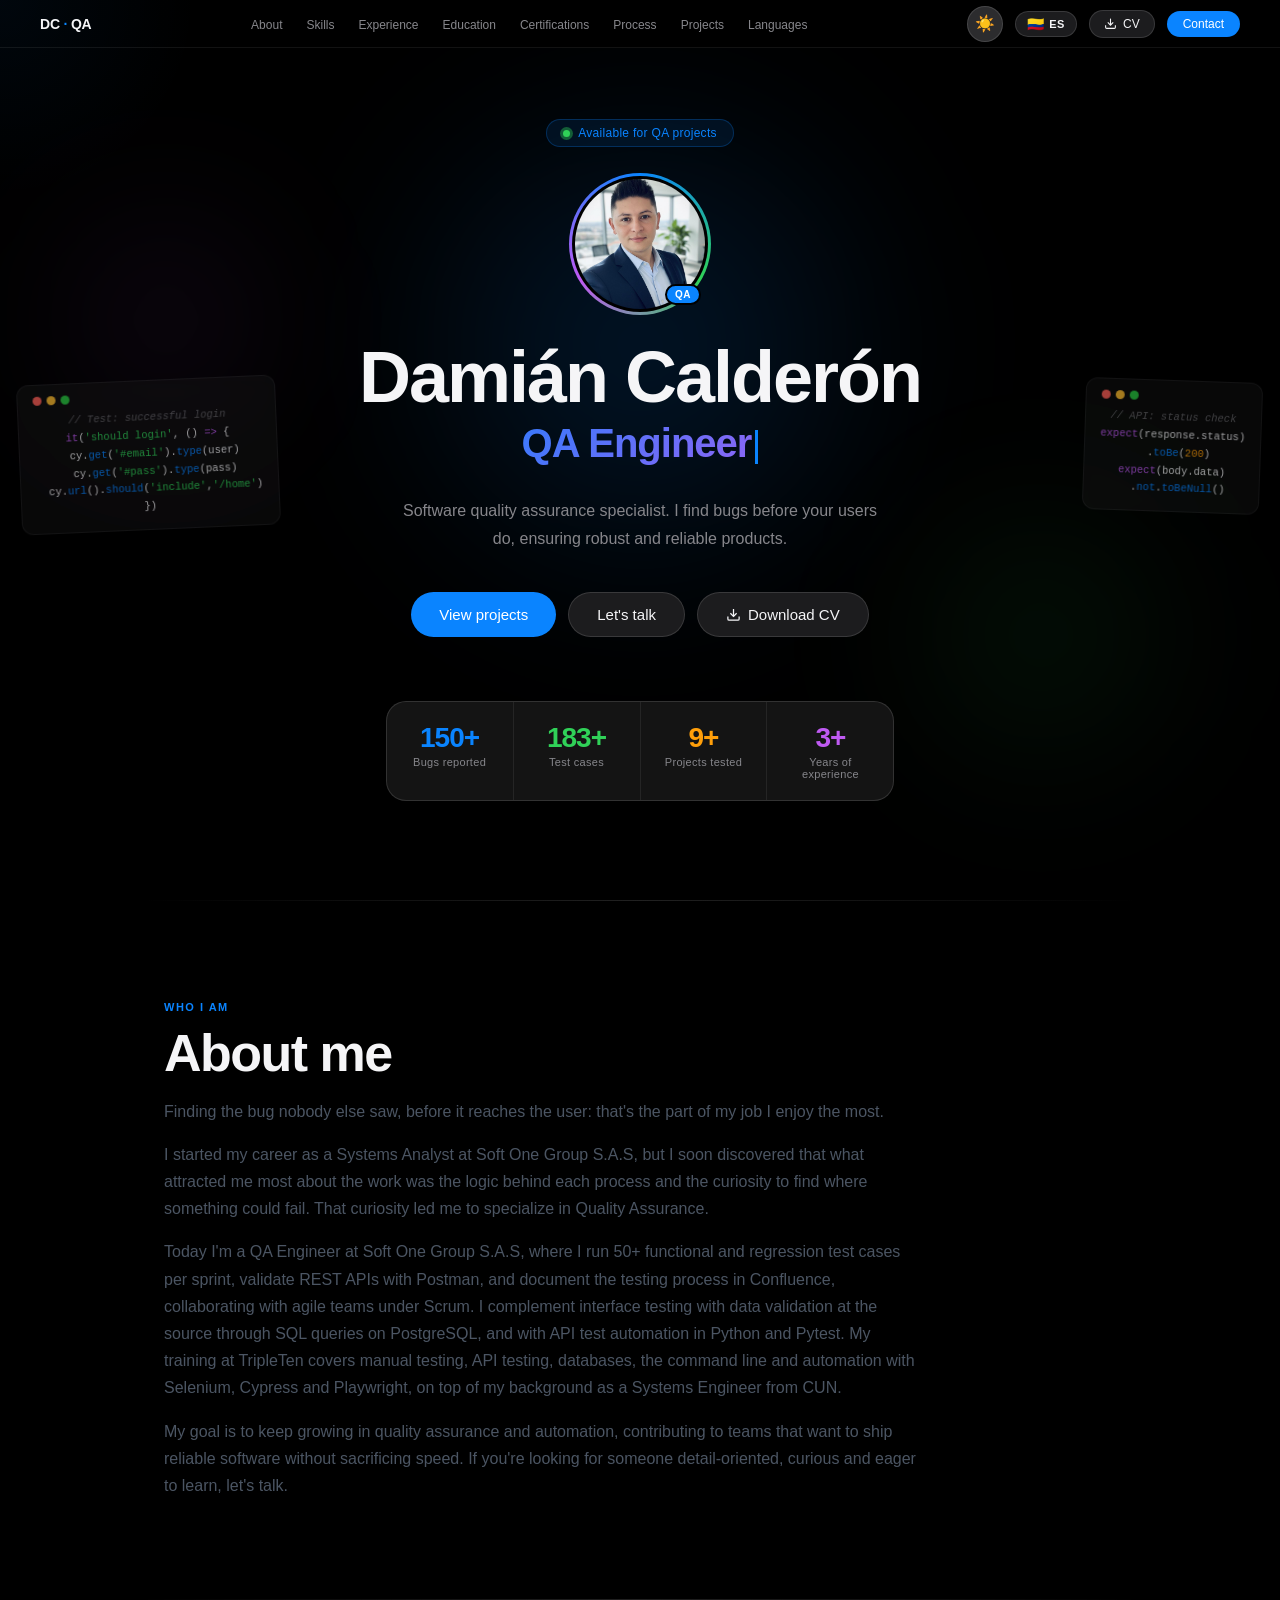
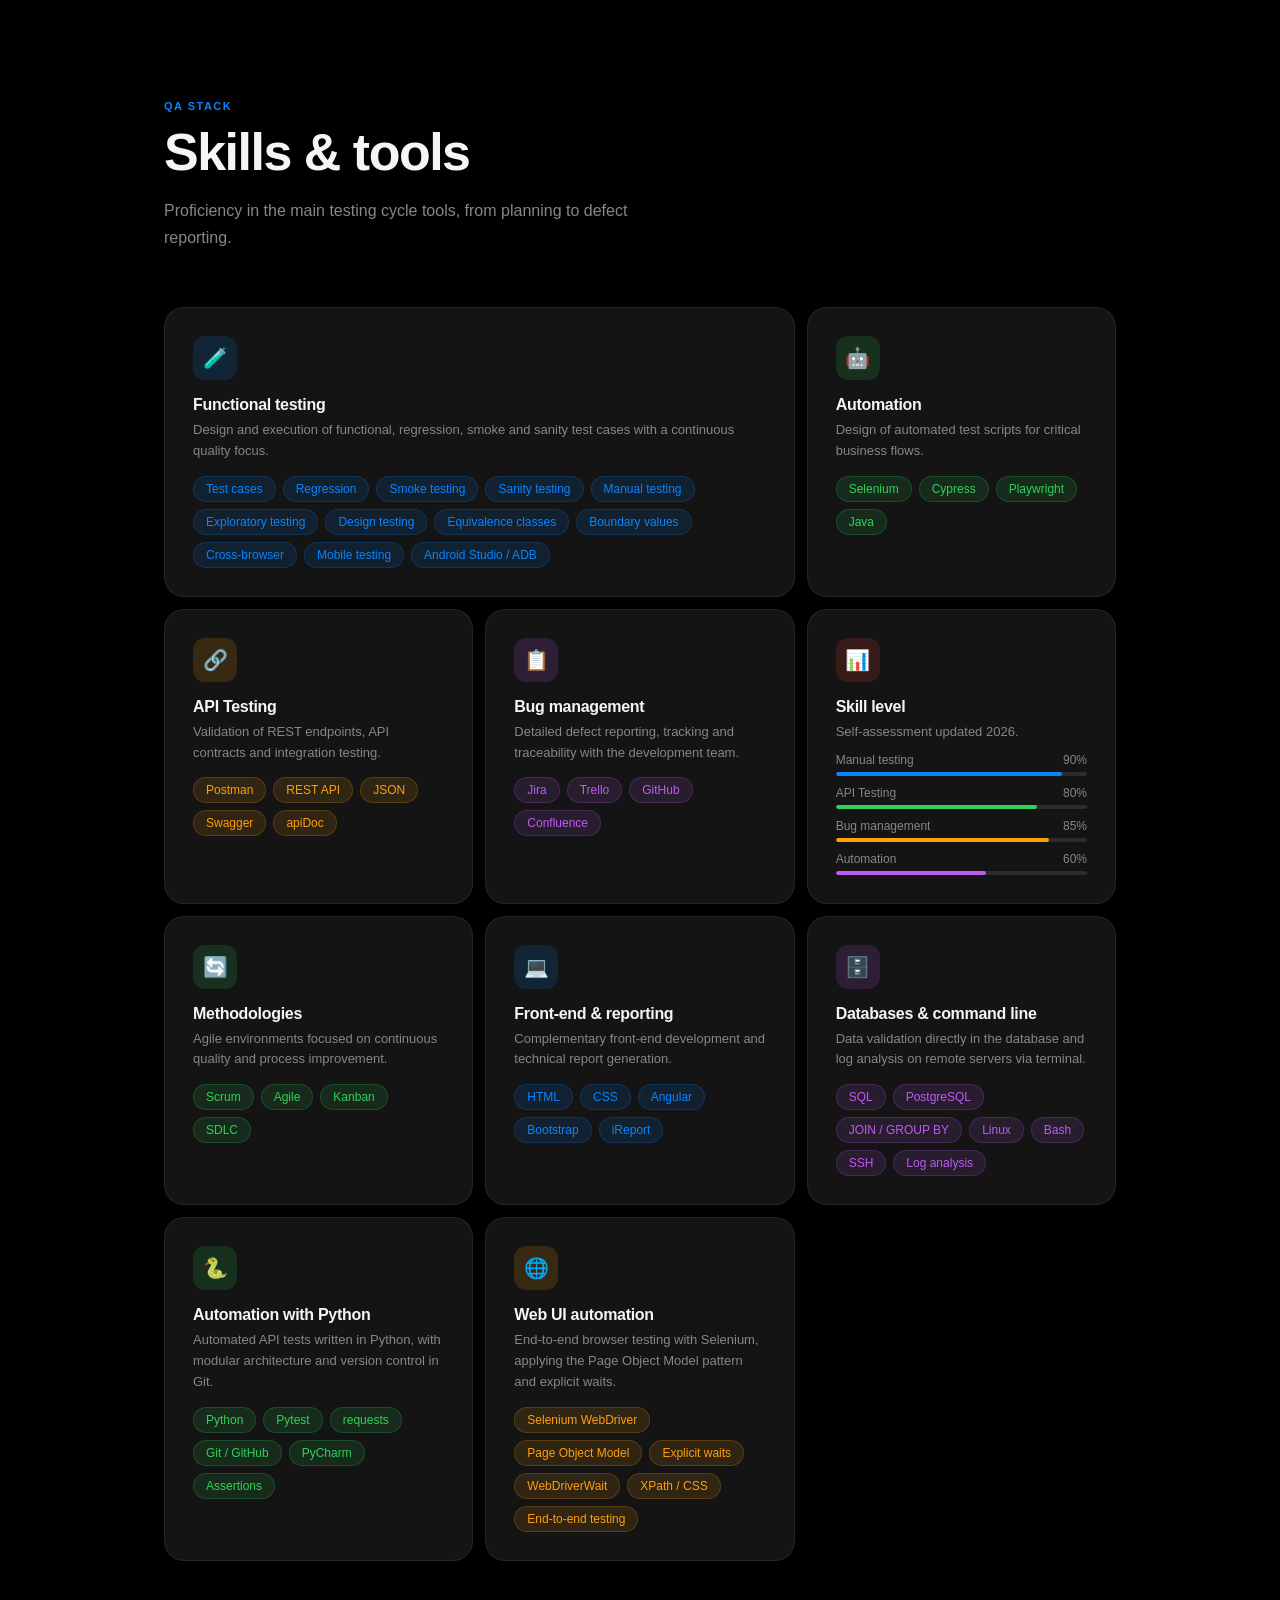
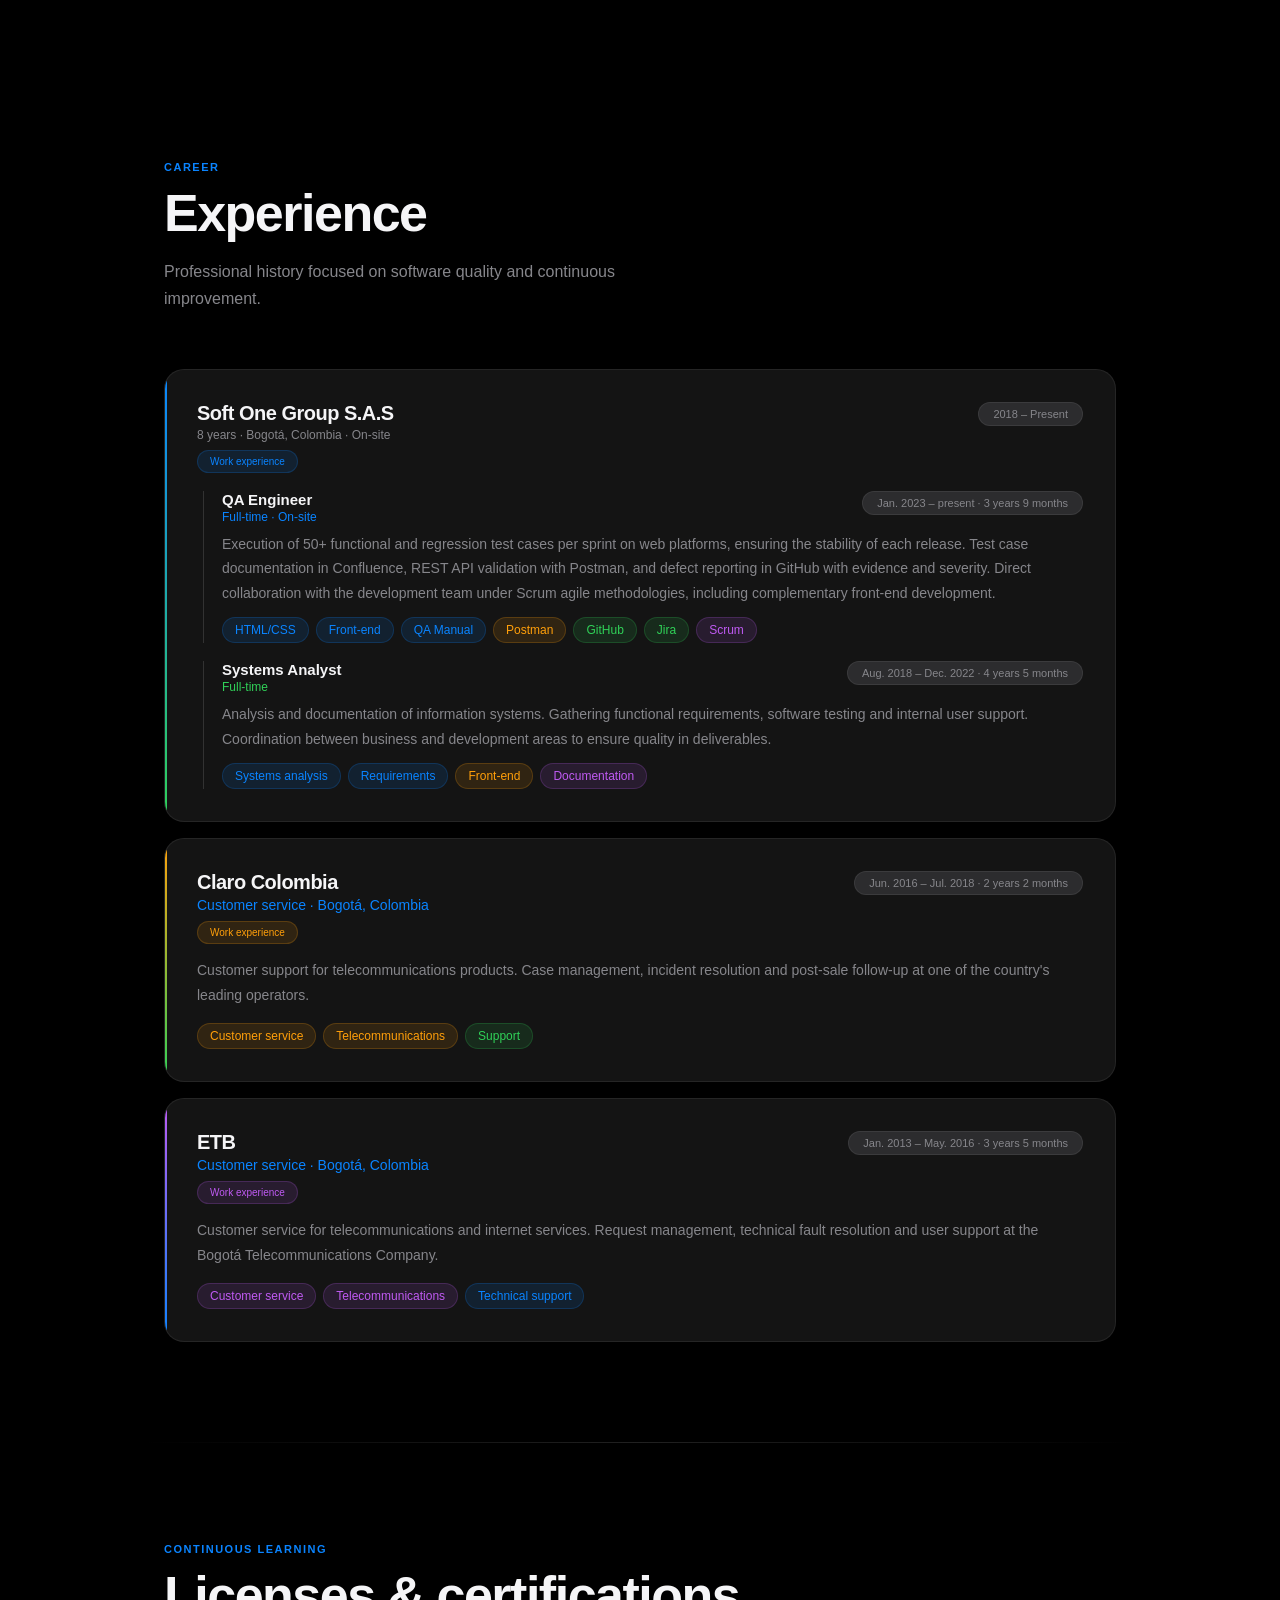
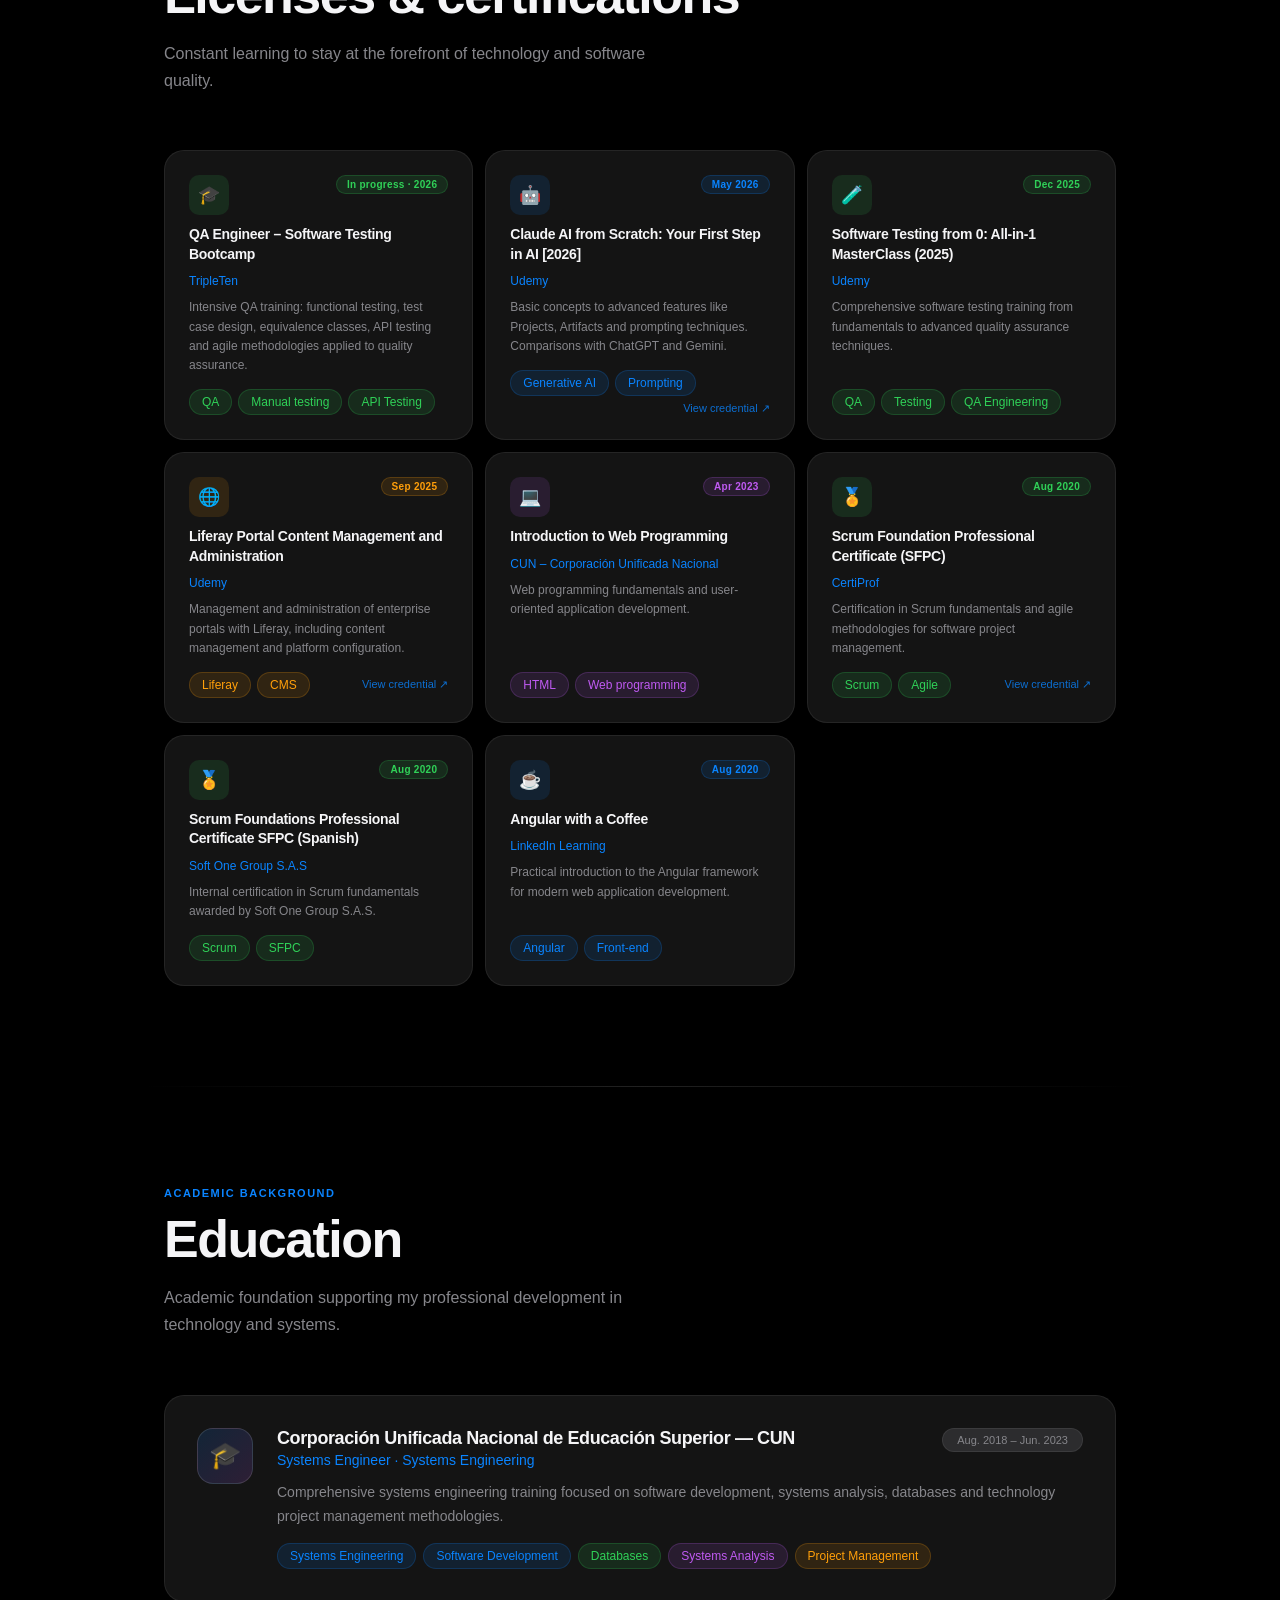
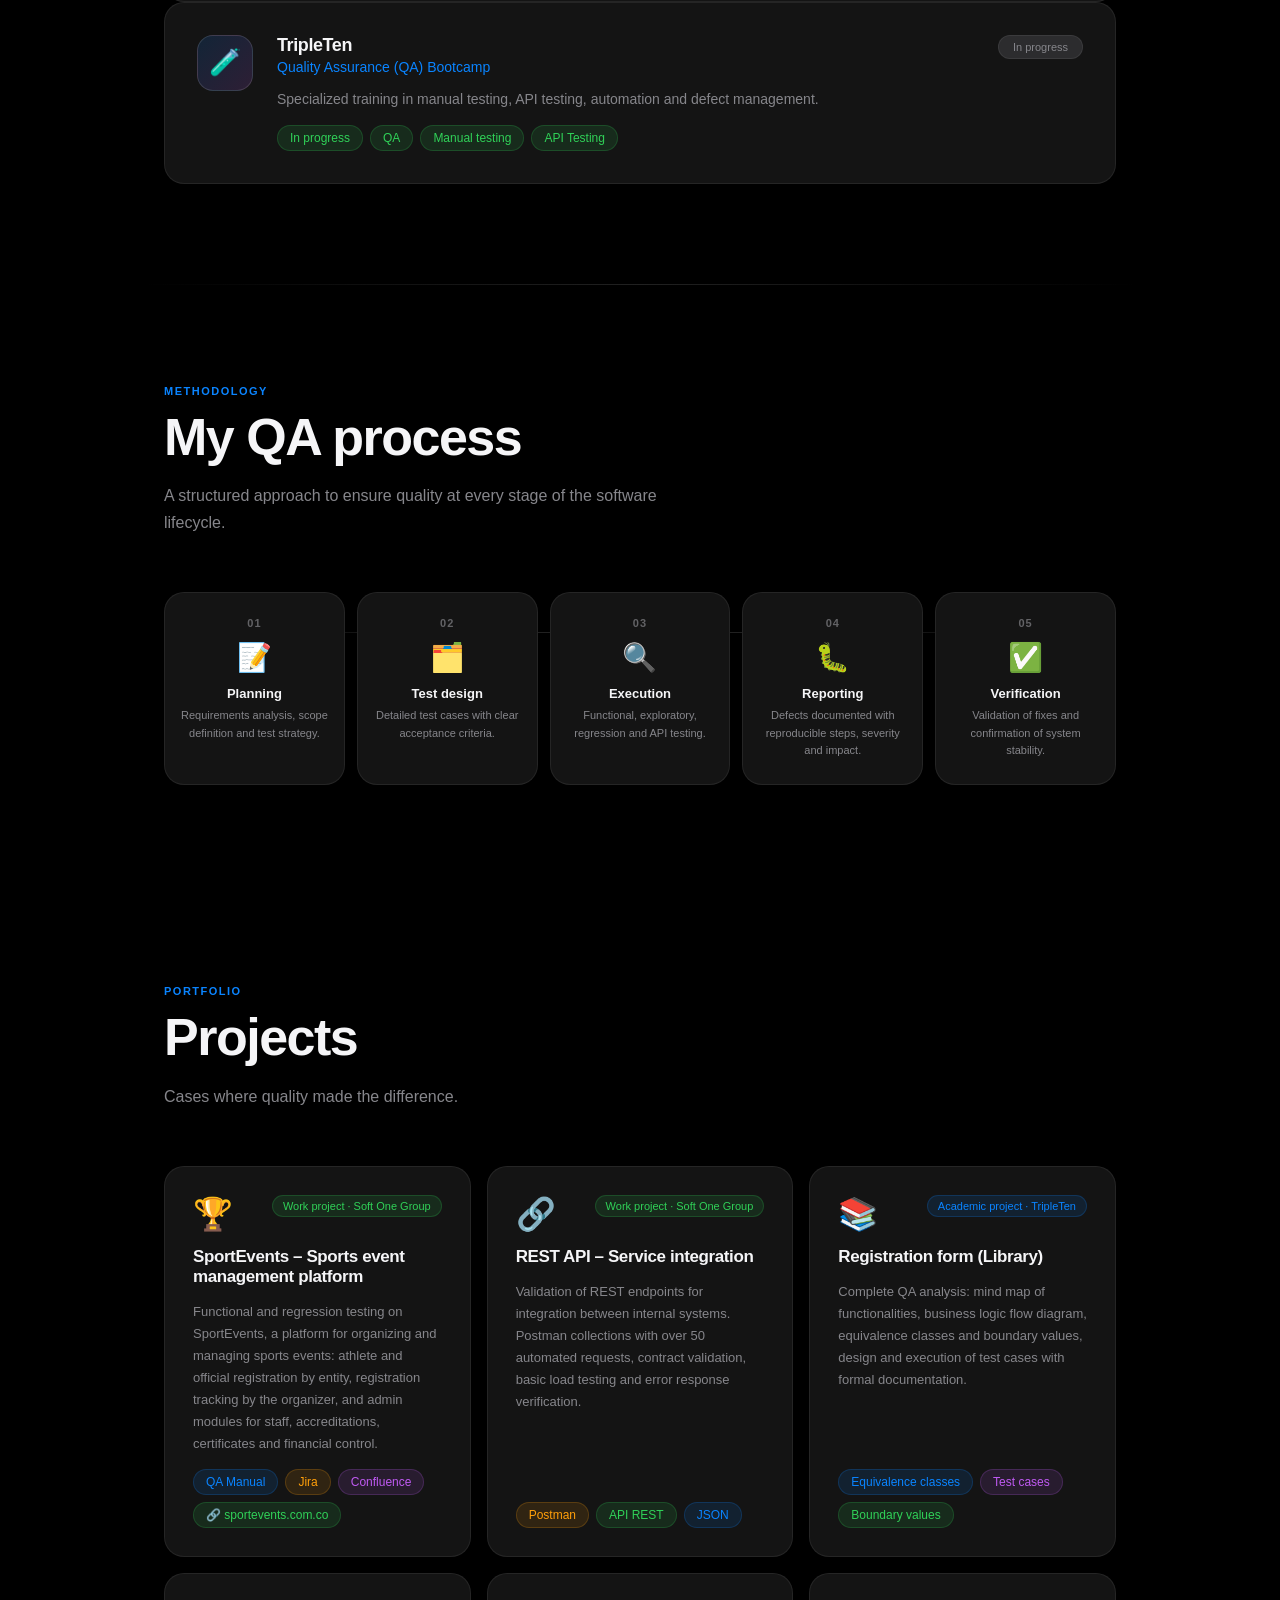
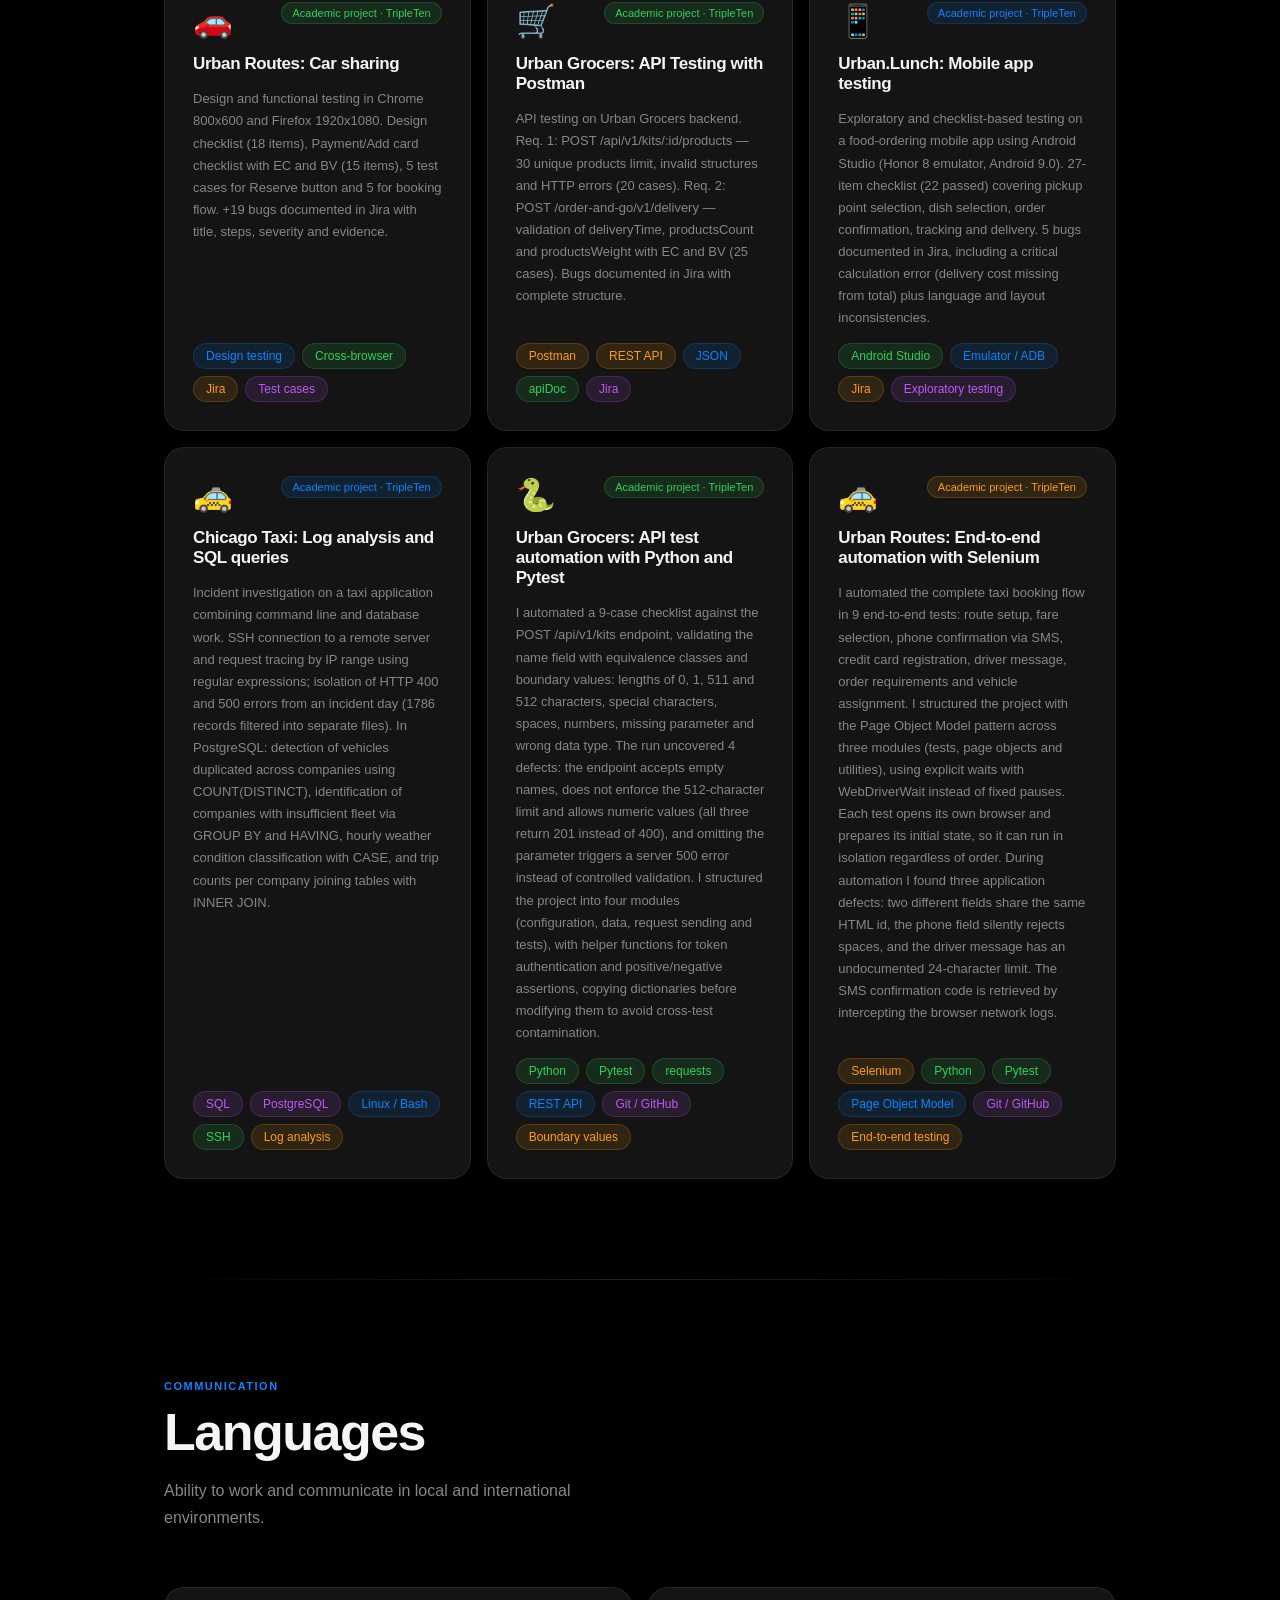
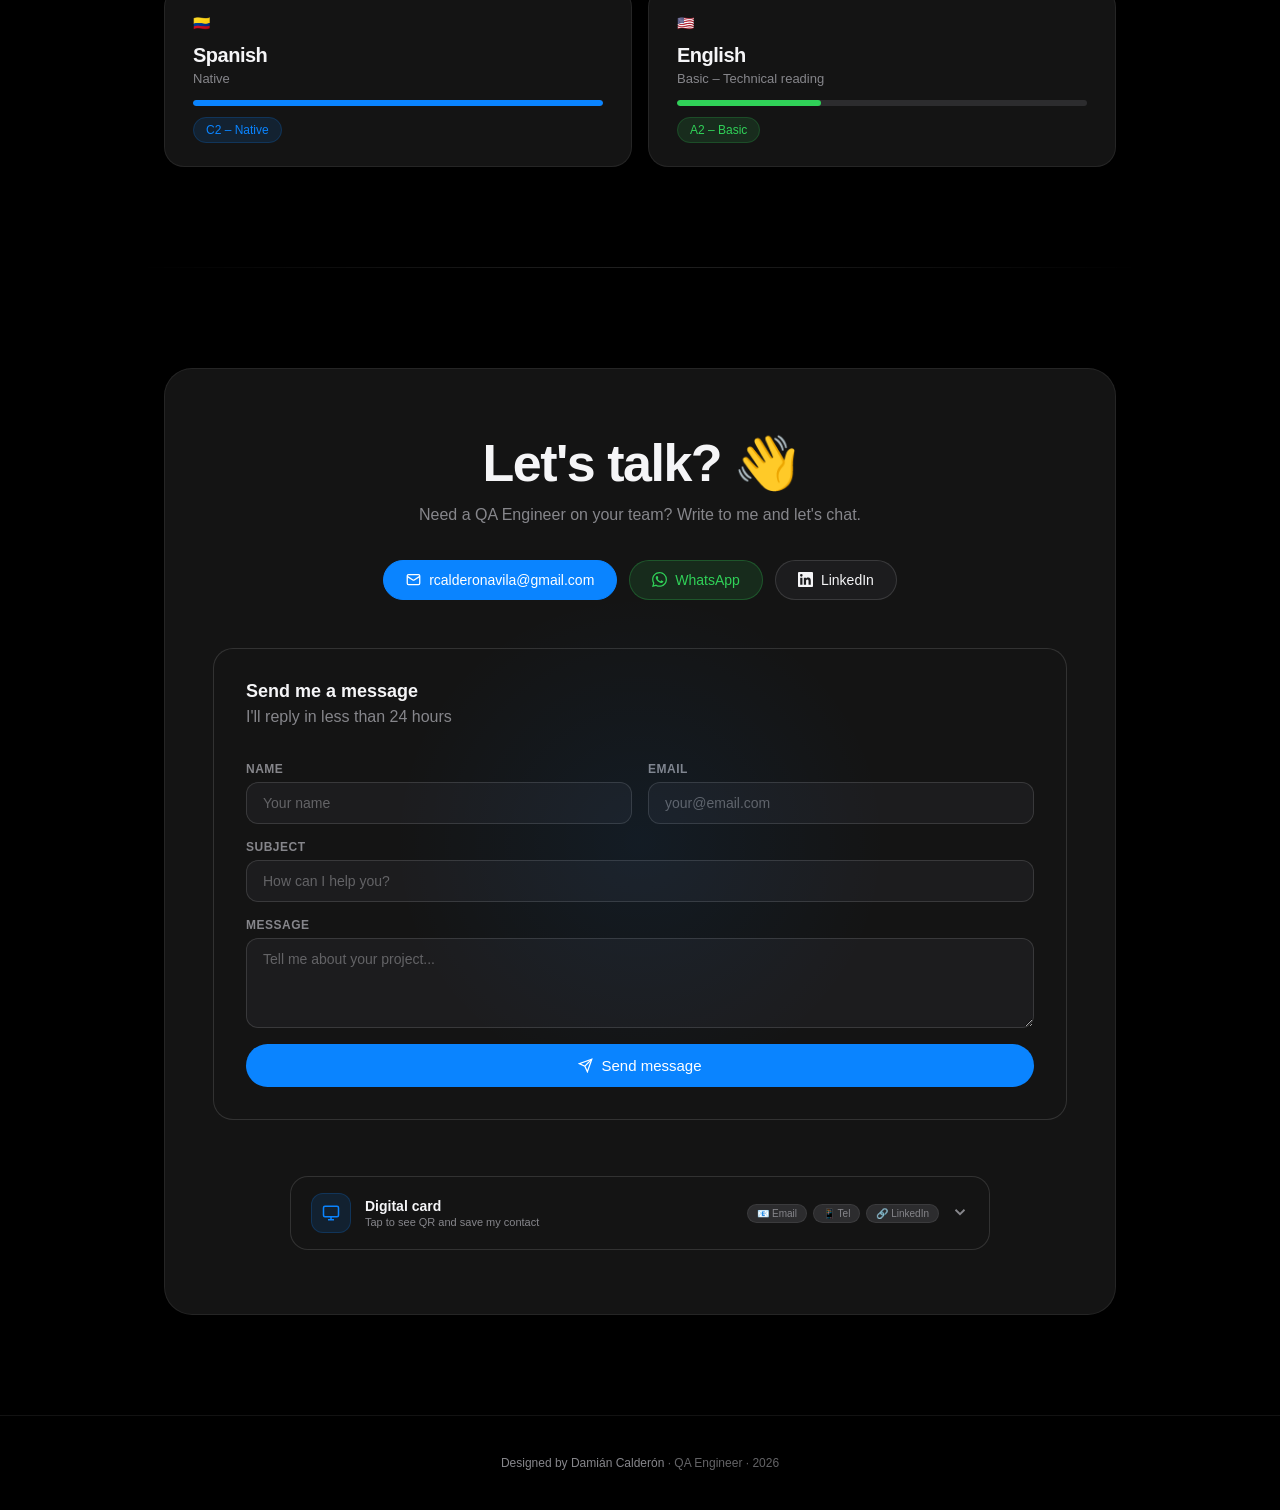
<file: index.html>
<!DOCTYPE html>
<html lang="es" data-theme="dark" data-lang="es">
<head>
  <meta charset="UTF-8"/>
  <meta name="viewport" content="width=device-width, initial-scale=1.0"/>
  <title>Damián Calderón – QA Engineer | Bogotá, Colombia</title>

  <!-- SEO -->
  <meta name="description" content="Damián Calderón – QA Engineer especialista en aseguramiento de calidad de software. Pruebas funcionales, API testing, Postman, Jira. Bogotá, Colombia."/>
  <meta name="keywords" content="QA Engineer, Quality Assurance, Tester, Bogotá, Colombia, Damián Calderón, pruebas software, Postman, Jira, Scrum"/>
  <meta name="author" content="Damián Calderón"/>
  <meta name="robots" content="index, follow"/>

  <!-- Open Graph -->
  <meta property="og:title" content="Damián Calderón – QA Engineer"/>
  <meta property="og:description" content="Especialista en aseguramiento de calidad de software. Encuentro los bugs antes que tus usuarios."/>
  <meta property="og:type" content="website"/>
  <meta property="og:url" content="https://damian-calderon-qa.netlify.app/"/>
  <meta property="og:image" content="https://damian-calderon-qa.netlify.app/perfilDamian.jpeg"/>
  <meta property="og:locale" content="es_CO"/>

  <!-- Twitter Card -->
  <meta name="twitter:card" content="summary_large_image"/>
  <meta name="twitter:title" content="Damián Calderón – QA Engineer"/>
  <meta name="twitter:description" content="Especialista en aseguramiento de calidad de software en Bogotá, Colombia."/>
  <meta name="twitter:image" content="https://damian-calderon-qa.netlify.app/perfilDamian.jpeg"/>

  <!-- Favicon -->
  <link rel="icon" type="image/jpeg" href="/perfilDamian.jpeg"/>
  <link rel="apple-touch-icon" href="/perfilDamian.jpeg"/>

  <link rel="stylesheet" href="styles.css"/>
</head>
<body>

  <div id="cursor-glow"></div>

  <!-- NAV -->
  <nav>
    <div class="nav-logo">DC <span>·</span> QA</div>
    <button class="hamburger" id="hamburger" aria-label="Abrir menú" aria-expanded="false">
      <span></span><span></span><span></span>
    </button>
    <ul class="nav-links" id="navLinks">
      <li><a href="#sobre-mi" data-es="Sobre mí" data-en="About">Sobre mí</a></li>
      <li><a href="#habilidades" data-es="Habilidades" data-en="Skills">Habilidades</a></li>
      <li><a href="#experiencia" data-es="Experiencia" data-en="Experience">Experiencia</a></li>
      <li><a href="#educacion" data-es="Educación" data-en="Education">Educación</a></li>
      <li><a href="#certificaciones" data-es="Certificaciones" data-en="Certifications">Certificaciones</a></li>
      <li><a href="#proceso" data-es="Proceso" data-en="Process">Proceso</a></li>
      <li><a href="#proyectos" data-es="Proyectos" data-en="Projects">Proyectos</a></li>
      <li><a href="#idiomas" data-es="Idiomas" data-en="Languages">Idiomas</a></li>
    </ul>
    <div class="nav-right">
      <button class="theme-toggle" id="themeBtn" title="Cambiar tema">☀️</button>
      <!-- SELECTOR DE IDIOMA -->
      <button class="lang-toggle" id="langBtn" title="Switch language" aria-label="Cambiar idioma">
        <span class="lang-flag" id="langFlag">🇺🇸</span>
        <span class="lang-label" id="langLabel">EN</span>
      </button>
      <a href="Damian_Calderon_CV.pdf" download="Damian_Calderon_CV.pdf" class="nav-cv" title="Descargar hoja de vida">
        <svg width="13" height="13" viewBox="0 0 24 24" fill="none" stroke="currentColor" stroke-width="2"><path d="M21 15v4a2 2 0 0 1-2 2H5a2 2 0 0 1-2-2v-4"/><polyline points="7 10 12 15 17 10"/><line x1="12" y1="15" x2="12" y2="3"/></svg>
        <span data-es="CV" data-en="CV">CV</span>
      </a>
      <a href="#contacto" class="nav-cta" data-es="Contactar" data-en="Contact">Contactar</a>
    </div>
  </nav>
  <div class="nav-overlay" id="navOverlay"></div>

  <!-- HERO -->
  <div class="hero">
    <div class="orb orb1"></div>
    <div class="orb orb2"></div>
    <div class="orb orb3"></div>

    <!-- FLOATING CODE SNIPPETS -->
    <div class="code-float code-float-1">
      <div class="cf-dots"><div class="cf-dot cf-dot-red"></div><div class="cf-dot cf-dot-yellow"></div><div class="cf-dot cf-dot-green"></div></div>
      <pre><span class="cf-comment">// Test: successful login</span>
<span class="cf-key">it</span>(<span class="cf-str">&#39;should login&#39;</span>, () <span class="cf-key">=&gt;</span> {
  cy.<span class="cf-fn">get</span>(<span class="cf-str">&#39;#email&#39;</span>).<span class="cf-fn">type</span>(user)
  cy.<span class="cf-fn">get</span>(<span class="cf-str">&#39;#pass&#39;</span>).<span class="cf-fn">type</span>(pass)
  cy.<span class="cf-fn">url</span>().<span class="cf-fn">should</span>(<span class="cf-str">&#39;include&#39;</span>,<span class="cf-str">&#39;/home&#39;</span>)
})</pre>
    </div>

    <div class="code-float code-float-2">
      <div class="cf-dots"><div class="cf-dot cf-dot-red"></div><div class="cf-dot cf-dot-yellow"></div><div class="cf-dot cf-dot-green"></div></div>
      <pre><span class="cf-comment">// API: status check</span>
<span class="cf-key">expect</span>(response.status)
  .<span class="cf-fn">toBe</span>(<span class="cf-num">200</span>)
<span class="cf-key">expect</span>(body.data)
  .<span class="cf-fn">not</span>.<span class="cf-fn">toBeNull</span>()</pre>
    </div>

    <div class="hero-badge"><span class="pulse"></span> <span data-es="Disponible para proyectos QA" data-en="Available for QA projects">Disponible para proyectos QA</span></div>

    <div class="avatar-wrap">
      <div class="avatar-ring"></div>
      <div class="avatar-ring2"></div>
      <div class="avatar-img">
        <img src="perfilDamian.jpeg" alt="Damián Calderón" id="heroAvatarImg"/>
      </div>
      <div class="avatar-badge-qa">QA</div>
    </div>

    <h1>
      <div class="name">Damián Calderón</div>
      <div class="title-grad" id="typed-title">QA Engineer<span class="cursor-blink"></span></div>
    </h1>
    <p class="hero-sub" data-es="Especialista en aseguramiento de calidad de software. Encuentro los bugs antes que tus usuarios, garantizando productos robustos y confiables." data-en="Software quality assurance specialist. I find bugs before your users do, ensuring robust and reliable products.">Especialista en aseguramiento de calidad de software. Encuentro los bugs antes que tus usuarios, garantizando productos robustos y confiables.</p>

    <div class="hero-btns">
      <a href="#proyectos" class="btn btn-blue" data-es="Ver proyectos" data-en="View projects">Ver proyectos</a>
      <a href="#contacto" class="btn btn-outline" data-es="Hablemos" data-en="Let's talk">Hablemos</a>
      <a href="Damian_Calderon_CV.pdf" download="Damian_Calderon_CV.pdf" class="btn btn-cv">
        <svg width="15" height="15" viewBox="0 0 24 24" fill="none" stroke="currentColor" stroke-width="2"><path d="M21 15v4a2 2 0 0 1-2 2H5a2 2 0 0 1-2-2v-4"/><polyline points="7 10 12 15 17 10"/><line x1="12" y1="15" x2="12" y2="3"/></svg>
        <span data-es="Descargar CV" data-en="Download CV">Descargar CV</span>
      </a>
    </div>

    <div class="stats">
      <div class="stat"><div class="stat-n stat-accent" id="s1">0+</div><div class="stat-l" data-es="Bugs reportados" data-en="Bugs reported">Bugs reportados</div></div>
      <div class="stat"><div class="stat-n stat-green" id="s2">0+</div><div class="stat-l" data-es="Casos de prueba" data-en="Test cases">Casos de prueba</div></div>
      <div class="stat"><div class="stat-n stat-orange" id="s3">0+</div><div class="stat-l" data-es="Proyectos probados" data-en="Projects tested">Proyectos probados</div></div>
      <div class="stat"><div class="stat-n stat-purple" id="s4">0+</div><div class="stat-l" data-es="Años de experiencia" data-en="Years of experience">Años de experiencia</div></div>
    </div>
  </div>

  <div class="divider"></div>

  <!-- SOBRE MI -->
  <section class="section" id="sobre-mi">
    <div class="sec-tag reveal" data-es="Quién soy" data-en="Who I am">Quién soy</div>
    <h2 class="sec-title reveal delay-1" data-es="Sobre mí" data-en="About me">Sobre mí</h2>
    <div class="about-body reveal delay-2">
      <p class="about-p" data-es="Encontrar el error que nadie más vio, antes de que llegue al usuario: esa es la parte de mi trabajo que más disfruto." data-en="Finding the bug nobody else saw, before it reaches the user: that's the part of my job I enjoy the most.">
        <strong>Encontrar el error que nadie más vio, antes de que llegue al usuario: esa es la parte de mi trabajo que más disfruto.</strong>
      </p>
      <p class="about-p" data-es="Empecé mi carrera como Analista de Sistemas en Soft One Group S.A.S, pero pronto descubrí que lo que más me atraía del trabajo era la lógica detrás de cada proceso y la curiosidad por encontrar dónde algo podía fallar. Esa inquietud me llevó a especializarme en Quality Assurance." data-en="I started my career as a Systems Analyst at Soft One Group S.A.S, but I soon discovered that what attracted me most about the work was the logic behind each process and the curiosity to find where something could fail. That curiosity led me to specialize in Quality Assurance.">Empecé mi carrera como Analista de Sistemas en Soft One Group S.A.S, pero pronto descubrí que lo que más me atraía del trabajo era la lógica detrás de cada proceso y la curiosidad por encontrar dónde algo podía fallar. Esa inquietud me llevó a especializarme en Quality Assurance.</p>
      <p class="about-p" data-es="Hoy soy QA Engineer en Soft One Group S.A.S, donde ejecuto más de 50 casos de prueba funcionales y de regresión por sprint, valido APIs REST con Postman y documento el proceso de pruebas en Confluence, colaborando con equipos ágiles bajo Scrum. Complemento las pruebas de interfaz con validación de datos en la fuente mediante consultas SQL sobre PostgreSQL y con automatización de pruebas de API en Python y Pytest. Mi formación en TripleTen abarca pruebas manuales, API testing, bases de datos, línea de comandos y automatización con Selenium, Cypress y Playwright, sobre mi base como Ingeniero de Sistemas por la CUN." data-en="Today I'm a QA Engineer at Soft One Group S.A.S, where I run 50+ functional and regression test cases per sprint, validate REST APIs with Postman, and document the testing process in Confluence, collaborating with agile teams under Scrum. I complement interface testing with data validation at the source through SQL queries on PostgreSQL, and with API test automation in Python and Pytest. My training at TripleTen covers manual testing, API testing, databases, the command line and automation with Selenium, Cypress and Playwright, on top of my background as a Systems Engineer from CUN.">Hoy soy QA Engineer en Soft One Group S.A.S, donde ejecuto más de 50 casos de prueba funcionales y de regresión por sprint, valido APIs REST con Postman y documento el proceso de pruebas en Confluence, colaborando con equipos ágiles bajo Scrum. Complemento las pruebas de interfaz con validación de datos en la fuente mediante consultas SQL sobre PostgreSQL y con automatización de pruebas de API en Python y Pytest. Mi formación en TripleTen abarca pruebas manuales, API testing, bases de datos, línea de comandos y automatización con Selenium, Cypress y Playwright, sobre mi base como Ingeniero de Sistemas por la CUN.</p>
      <p data-es="Mi meta es seguir creciendo en aseguramiento de calidad y automatización, aportando a equipos que buscan lanzar software confiable sin sacrificar velocidad. Si buscas a alguien detallista, curioso y con ganas de aprender, hablemos." data-en="My goal is to keep growing in quality assurance and automation, contributing to teams that want to ship reliable software without sacrificing speed. If you're looking for someone detail-oriented, curious and eager to learn, let's talk.">Mi meta es seguir creciendo en aseguramiento de calidad y automatización, aportando a equipos que buscan lanzar software confiable sin sacrificar velocidad. Si buscas a alguien detallista, curioso y con ganas de aprender, <a href="#contacto" class="link-accent-bold" data-es="hablemos" data-en="let's talk">hablemos</a>.</p>
    </div>
  </section>

  <div class="divider"></div>

  <!-- HABILIDADES -->
  <section class="section" id="habilidades">
    <div class="sec-tag reveal" data-es="Stack QA" data-en="QA Stack">Stack QA</div>
    <h2 class="sec-title reveal delay-1" data-es="Habilidades &amp; herramientas" data-en="Skills &amp; tools">Habilidades &amp; herramientas</h2>
    <p class="sec-sub reveal delay-2" data-es="Dominio de las principales herramientas del ciclo de pruebas, desde la planificación hasta el reporte de defectos." data-en="Proficiency in the main testing cycle tools, from planning to defect reporting.">Dominio de las principales herramientas del ciclo de pruebas, desde la planificación hasta el reporte de defectos.</p>
    <div class="bento">
      <div class="bento-card wide reveal delay-1">
        <div class="bc-icon bc-icon--blue">🧪</div>
        <div class="bc-title" data-es="Pruebas funcionales" data-en="Functional testing">Pruebas funcionales</div>
        <div class="bc-desc" data-es="Diseño y ejecución de casos de prueba funcionales, de regresión, smoke y sanity testing con enfoque en calidad continua." data-en="Design and execution of functional, regression, smoke and sanity test cases with a continuous quality focus.">Diseño y ejecución de casos de prueba funcionales, de regresión, smoke y sanity testing con enfoque en calidad continua.</div>
        <div class="skill-pills">
          <span class="pill pill-blue" data-es="Casos de prueba" data-en="Test cases">Casos de prueba</span>
          <span class="pill pill-blue" data-es="Regresión" data-en="Regression">Regresión</span>
          <span class="pill pill-blue">Smoke testing</span>
          <span class="pill pill-blue">Sanity testing</span>
          <span class="pill pill-blue" data-es="Pruebas manuales" data-en="Manual testing">Pruebas manuales</span>
          <span class="pill pill-blue" data-es="Pruebas exploratorias" data-en="Exploratory testing">Pruebas exploratorias</span>
          <span class="pill pill-blue" data-es="Pruebas de diseño" data-en="Design testing">Pruebas de diseño</span>
          <span class="pill pill-blue" data-es="Clases de equivalencia" data-en="Equivalence classes">Clases de equivalencia</span>
          <span class="pill pill-blue" data-es="Valores límite" data-en="Boundary values">Valores límite</span>
          <span class="pill pill-blue" data-es="Multi-navegador" data-en="Cross-browser">Multi-navegador</span>
          <span class="pill pill-blue" data-es="Pruebas móviles" data-en="Mobile testing">Pruebas móviles</span>
          <span class="pill pill-blue">Android Studio / ADB</span>
        </div>
      </div>
      <div class="bento-card reveal delay-2">
        <div class="bc-icon bc-icon--green">🤖</div>
        <div class="bc-title" data-es="Automatización" data-en="Automation">Automatización</div>
        <div class="bc-desc" data-es="Diseño de scripts de prueba automatizados para flujos críticos de negocio." data-en="Design of automated test scripts for critical business flows.">Diseño de scripts de prueba automatizados para flujos críticos de negocio.</div>
        <div class="skill-pills">
          <span class="pill pill-green">Selenium</span>
          <span class="pill pill-green">Cypress</span>
          <span class="pill pill-green">Playwright</span>
          <span class="pill pill-green">Java</span>
        </div>
      </div>
      <div class="bento-card reveal delay-1">
        <div class="bc-icon bc-icon--orange">🔗</div>
        <div class="bc-title">API Testing</div>
        <div class="bc-desc" data-es="Validación de endpoints REST, contratos de API y pruebas de integración." data-en="Validation of REST endpoints, API contracts and integration testing.">Validación de endpoints REST, contratos de API y pruebas de integración.</div>
        <div class="skill-pills">
          <span class="pill pill-orange">Postman</span>
          <span class="pill pill-orange">REST API</span>
          <span class="pill pill-orange">JSON</span>
          <span class="pill pill-orange">Swagger</span>
          <span class="pill pill-orange">apiDoc</span>
        </div>
      </div>
      <div class="bento-card reveal delay-2">
        <div class="bc-icon bc-icon--purple">📋</div>
        <div class="bc-title" data-es="Gestión de bugs" data-en="Bug management">Gestión de bugs</div>
        <div class="bc-desc" data-es="Reporte detallado de defectos, seguimiento y trazabilidad con el equipo de desarrollo." data-en="Detailed defect reporting, tracking and traceability with the development team.">Reporte detallado de defectos, seguimiento y trazabilidad con el equipo de desarrollo.</div>
        <div class="skill-pills">
          <span class="pill pill-purple">Jira</span>
          <span class="pill pill-purple">Trello</span>
          <span class="pill pill-purple">GitHub</span>
          <span class="pill pill-purple">Confluence</span>
        </div>
      </div>
      <div class="bento-card reveal delay-3">
        <div class="bc-icon bc-icon--red">📊</div>
        <div class="bc-title" data-es="Nivel de habilidades" data-en="Skill level">Nivel de habilidades</div>
        <div class="bc-desc" data-es="Autoevaluación actualizada 2026." data-en="Self-assessment updated 2026.">Autoevaluación actualizada 2026.</div>
        <div class="skill-bar">
          <div class="sb-row"><span data-es="Pruebas manuales" data-en="Manual testing">Pruebas manuales</span><span>90%</span></div>
          <div class="sb-track"><div class="sb-fill bar-anim sb-fill--accent" data-w="90"></div></div>
        </div>
        <div class="skill-bar skill-bar--spaced">
          <div class="sb-row"><span>API Testing</span><span>80%</span></div>
          <div class="sb-track"><div class="sb-fill bar-anim sb-fill--green" data-w="80"></div></div>
        </div>
        <div class="skill-bar skill-bar--spaced">
          <div class="sb-row"><span data-es="Gestión de bugs" data-en="Bug management">Gestión de bugs</span><span>85%</span></div>
          <div class="sb-track"><div class="sb-fill bar-anim sb-fill--orange" data-w="85"></div></div>
        </div>
        <div class="skill-bar skill-bar--spaced">
          <div class="sb-row"><span data-es="Automatización" data-en="Automation">Automatización</span><span>60%</span></div>
          <div class="sb-track"><div class="sb-fill bar-anim sb-fill--purple" data-w="60"></div></div>
        </div>
      </div>
      <div class="bento-card reveal delay-4">
        <div class="bc-icon bc-icon--green">🔄</div>
        <div class="bc-title" data-es="Metodologías" data-en="Methodologies">Metodologías</div>
        <div class="bc-desc" data-es="Entornos ágiles con enfoque en calidad continua y mejora de procesos." data-en="Agile environments focused on continuous quality and process improvement.">Entornos ágiles con enfoque en calidad continua y mejora de procesos.</div>
        <div class="skill-pills">
          <span class="pill pill-green">Scrum</span>
          <span class="pill pill-green">Agile</span>
          <span class="pill pill-green">Kanban</span>
          <span class="pill pill-green">SDLC</span>
        </div>
      </div>
      <div class="bento-card reveal delay-3">
        <div class="bc-icon bc-icon--blue">💻</div>
        <div class="bc-title" data-es="Front-end &amp; reportes" data-en="Front-end &amp; reporting">Front-end &amp; reportes</div>
        <div class="bc-desc" data-es="Desarrollo front-end complementario y generación de reportes técnicos." data-en="Complementary front-end development and technical report generation.">Desarrollo front-end complementario y generación de reportes técnicos.</div>
        <div class="skill-pills">
          <span class="pill pill-blue">HTML</span>
          <span class="pill pill-blue">CSS</span>
          <span class="pill pill-blue">Angular</span>
          <span class="pill pill-blue">Bootstrap</span>
          <span class="pill pill-blue">iReport</span>
        </div>
      </div>
      <div class="bento-card reveal delay-4">
        <div class="bc-icon bc-icon--purple">🗄️</div>
        <div class="bc-title" data-es="Bases de datos &amp; consola" data-en="Databases &amp; command line">Bases de datos &amp; consola</div>
        <div class="bc-desc" data-es="Validación de datos directamente en la base y análisis de logs en servidores remotos vía terminal." data-en="Data validation directly in the database and log analysis on remote servers via terminal.">Validación de datos directamente en la base y análisis de logs en servidores remotos vía terminal.</div>
        <div class="skill-pills">
          <span class="pill pill-purple">SQL</span>
          <span class="pill pill-purple">PostgreSQL</span>
          <span class="pill pill-purple">JOIN / GROUP BY</span>
          <span class="pill pill-purple">Linux</span>
          <span class="pill pill-purple">Bash</span>
          <span class="pill pill-purple">SSH</span>
          <span class="pill pill-purple" data-es="Análisis de logs" data-en="Log analysis">Análisis de logs</span>
        </div>
      </div>
      <div class="bento-card reveal delay-5">
        <div class="bc-icon bc-icon--green">🐍</div>
        <div class="bc-title" data-es="Automatización con Python" data-en="Automation with Python">Automatización con Python</div>
        <div class="bc-desc" data-es="Pruebas automatizadas de API escritas en Python, con arquitectura modular y control de versiones en Git." data-en="Automated API tests written in Python, with modular architecture and version control in Git.">Pruebas automatizadas de API escritas en Python, con arquitectura modular y control de versiones en Git.</div>
        <div class="skill-pills">
          <span class="pill pill-green">Python</span>
          <span class="pill pill-green">Pytest</span>
          <span class="pill pill-green">requests</span>
          <span class="pill pill-green">Git / GitHub</span>
          <span class="pill pill-green">PyCharm</span>
          <span class="pill pill-green" data-es="Aserciones" data-en="Assertions">Aserciones</span>
        </div>
      </div>
      <div class="bento-card reveal delay-6">
        <div class="bc-icon bc-icon--orange">🌐</div>
        <div class="bc-title" data-es="Automatización de interfaz web" data-en="Web UI automation">Automatización de interfaz web</div>
        <div class="bc-desc" data-es="Pruebas end-to-end sobre navegador con Selenium, aplicando el patrón Page Object Model y esperas explícitas." data-en="End-to-end browser testing with Selenium, applying the Page Object Model pattern and explicit waits.">Pruebas end-to-end sobre navegador con Selenium, aplicando el patrón Page Object Model y esperas explícitas.</div>
        <div class="skill-pills">
          <span class="pill pill-orange">Selenium WebDriver</span>
          <span class="pill pill-orange">Page Object Model</span>
          <span class="pill pill-orange" data-es="Esperas explícitas" data-en="Explicit waits">Esperas explícitas</span>
          <span class="pill pill-orange">WebDriverWait</span>
          <span class="pill pill-orange">XPath / CSS</span>
          <span class="pill pill-orange" data-es="Pruebas end-to-end" data-en="End-to-end testing">Pruebas end-to-end</span>
        </div>
      </div>
    </div>
  </section>

  <div class="divider"></div>

  <!-- EXPERIENCIA -->
  <section class="section" id="experiencia">
    <div class="sec-tag reveal" data-es="Trayectoria" data-en="Career">Trayectoria</div>
    <h2 class="sec-title reveal delay-1" data-es="Experiencia" data-en="Experience">Experiencia</h2>
    <p class="sec-sub reveal delay-2" data-es="Historial profesional enfocado en la calidad del software y la mejora continua." data-en="Professional history focused on software quality and continuous improvement.">Historial profesional enfocado en la calidad del software y la mejora continua.</p>
    <div class="exp-list">

      <div class="exp-card reveal delay-1">
        <div class="exp-line"></div>
        <div class="exp-top">
          <div>
            <div class="exp-co">
              <a href="https://www.linkedin.com/company/2480681/" target="_blank" rel="noopener noreferrer" class="link-plain">Soft One Group S.A.S</a>
            </div>
            <div class="exp-role exp-role--muted-sm" data-es="8 años · Bogotá, Colombia · Presencial" data-en="8 years · Bogotá, Colombia · On-site">8 años · Bogotá, Colombia · Presencial</div>
            <span class="pill pill-blue pill-tag" data-es="Experiencia laboral" data-en="Work experience">Experiencia laboral</span>
          </div>
          <div class="exp-date" data-es="2018 – Presente" data-en="2018 – Present">2018 – Presente</div>
        </div>

        <div class="exp-sub-block">
          <div class="exp-sub-header">
            <div>
              <div class="exp-sub-title" data-es="QA Engineer" data-en="QA Engineer">QA Engineer</div>
              <div class="exp-sub-meta" data-es="Jornada completa · Presencial" data-en="Full-time · On-site">Jornada completa · Presencial</div>
            </div>
            <div class="exp-date" data-es="ene. 2023 – actualidad · 3 años 9 meses" data-en="Jan. 2023 – present · 3 years 9 months">ene. 2023 – actualidad · 3 años 9 meses</div>
          </div>
          <div class="exp-desc" data-es="Ejecución de más de 50 casos de prueba funcionales y de regresión por sprint sobre plataformas web, garantizando la estabilidad de cada release. Documentación de casos de prueba en Confluence, validación de APIs REST con Postman y reporte de defectos en GitHub con evidencia y severidad. Colaboración directa con el equipo de desarrollo bajo metodologías ágiles Scrum, incluyendo desarrollo front-end complementario." data-en="Execution of 50+ functional and regression test cases per sprint on web platforms, ensuring the stability of each release. Test case documentation in Confluence, REST API validation with Postman, and defect reporting in GitHub with evidence and severity. Direct collaboration with the development team under Scrum agile methodologies, including complementary front-end development.">Ejecución de más de 50 casos de prueba funcionales y de regresión por sprint sobre plataformas web, garantizando la estabilidad de cada release. Documentación de casos de prueba en Confluence, validación de APIs REST con Postman y reporte de defectos en GitHub con evidencia y severidad. Colaboración directa con el equipo de desarrollo bajo metodologías ágiles Scrum, incluyendo desarrollo front-end complementario.</div>
          <div class="exp-tags exp-tags--mt12">
            <span class="pill pill-blue">HTML/CSS</span>
            <span class="pill pill-blue">Front-end</span>
            <span class="pill pill-blue">QA Manual</span>
            <span class="pill pill-orange">Postman</span>
            <span class="pill pill-green">GitHub</span>
            <span class="pill pill-green">Jira</span>
            <span class="pill pill-purple">Scrum</span>
          </div>
        </div>

        <div class="exp-sub-block">
          <div class="exp-sub-header">
            <div>
              <div class="exp-sub-title" data-es="Analista de Sistemas" data-en="Systems Analyst">Analista de Sistemas</div>
              <div class="exp-sub-meta--done" data-es="Jornada completa" data-en="Full-time">Jornada completa</div>
            </div>
            <div class="exp-date" data-es="ago. 2018 – dic. 2022 · 4 años 5 meses" data-en="Aug. 2018 – Dec. 2022 · 4 years 5 months">ago. 2018 – dic. 2022 · 4 años 5 meses</div>
          </div>
          <div class="exp-desc" data-es="Análisis y documentación de sistemas de información. Levantamiento de requerimientos funcionales, pruebas de software y soporte a usuarios internos. Coordinación entre áreas de negocio y desarrollo para garantizar calidad en las entregas." data-en="Analysis and documentation of information systems. Gathering functional requirements, software testing and internal user support. Coordination between business and development areas to ensure quality in deliverables.">Análisis y documentación de sistemas de información. Levantamiento de requerimientos funcionales, pruebas de software y soporte a usuarios internos. Coordinación entre áreas de negocio y desarrollo para garantizar calidad en las entregas.</div>
          <div class="exp-tags exp-tags--mt12">
            <span class="pill pill-blue" data-es="Análisis de sistemas" data-en="Systems analysis">Análisis de sistemas</span>
            <span class="pill pill-blue" data-es="Requerimientos" data-en="Requirements">Requerimientos</span>
            <span class="pill pill-orange">Front-end</span>
            <span class="pill pill-purple" data-es="Documentación" data-en="Documentation">Documentación</span>
          </div>
        </div>
      </div>

      <div class="exp-card reveal delay-2">
        <div class="exp-line exp-line--orange-green"></div>
        <div class="exp-top">
          <div>
            <div class="exp-co">Claro Colombia</div>
            <div class="exp-role" data-es="Servicio al cliente · Bogotá, Colombia" data-en="Customer service · Bogotá, Colombia">Servicio al cliente · Bogotá, Colombia</div>
            <span class="pill pill-orange pill-tag" data-es="Experiencia laboral" data-en="Work experience">Experiencia laboral</span>
          </div>
          <div class="exp-date" data-es="jun. 2016 – jul. 2018 · 2 años 2 meses" data-en="Jun. 2016 – Jul. 2018 · 2 years 2 months">jun. 2016 – jul. 2018 · 2 años 2 meses</div>
        </div>
        <div class="exp-desc" data-es="Atención y soporte a clientes en productos de telecomunicaciones. Gestión de casos, resolución de incidencias y seguimiento postventa en uno de los principales operadores del país." data-en="Customer support for telecommunications products. Case management, incident resolution and post-sale follow-up at one of the country's leading operators.">Atención y soporte a clientes en productos de telecomunicaciones. Gestión de casos, resolución de incidencias y seguimiento postventa en uno de los principales operadores del país.</div>
        <div class="exp-tags">
          <span class="pill pill-orange" data-es="Servicio al cliente" data-en="Customer service">Servicio al cliente</span>
          <span class="pill pill-orange" data-es="Telecomunicaciones" data-en="Telecommunications">Telecomunicaciones</span>
          <span class="pill pill-green" data-es="Soporte" data-en="Support">Soporte</span>
        </div>
      </div>

      <div class="exp-card reveal delay-3">
        <div class="exp-line exp-line--purple-accent"></div>
        <div class="exp-top">
          <div>
            <div class="exp-co">ETB</div>
            <div class="exp-role" data-es="Servicio al cliente · Bogotá, Colombia" data-en="Customer service · Bogotá, Colombia">Servicio al cliente · Bogotá, Colombia</div>
            <span class="pill pill-purple pill-tag" data-es="Experiencia laboral" data-en="Work experience">Experiencia laboral</span>
          </div>
          <div class="exp-date" data-es="ene. 2013 – may. 2016 · 3 años 5 meses" data-en="Jan. 2013 – May. 2016 · 3 years 5 months">ene. 2013 – may. 2016 · 3 años 5 meses</div>
        </div>
        <div class="exp-desc" data-es="Atención al cliente en servicios de telecomunicaciones e internet. Gestión de solicitudes, resolución de fallas técnicas y acompañamiento al usuario en la Empresa de Telecomunicaciones de Bogotá." data-en="Customer service for telecommunications and internet services. Request management, technical fault resolution and user support at the Bogotá Telecommunications Company.">Atención al cliente en servicios de telecomunicaciones e internet. Gestión de solicitudes, resolución de fallas técnicas y acompañamiento al usuario en la Empresa de Telecomunicaciones de Bogotá.</div>
        <div class="exp-tags">
          <span class="pill pill-purple" data-es="Servicio al cliente" data-en="Customer service">Servicio al cliente</span>
          <span class="pill pill-purple" data-es="Telecomunicaciones" data-en="Telecommunications">Telecomunicaciones</span>
          <span class="pill pill-blue" data-es="Soporte técnico" data-en="Technical support">Soporte técnico</span>
        </div>
      </div>

    </div>
  </section>

  <div class="divider"></div>

  <!-- CERTIFICACIONES -->
  <section class="section" id="certificaciones">
    <div class="sec-tag reveal" data-es="Formación continua" data-en="Continuous learning">Formación continua</div>
    <h2 class="sec-title reveal delay-1" data-es="Licencias &amp; certificaciones" data-en="Licenses &amp; certifications">Licencias &amp; certificaciones</h2>
    <p class="sec-sub reveal delay-2" data-es="Aprendizaje constante para mantenerse a la vanguardia de la tecnología y la calidad del software." data-en="Constant learning to stay at the forefront of technology and software quality.">Aprendizaje constante para mantenerse a la vanguardia de la tecnología y la calidad del software.</p>
    <div class="cert-grid">

      <div class="cert-card reveal delay-1">
        <div class="cert-top">
          <div class="cert-icon cert-icon--green">🎓</div>
          <div class="cert-badge cert-badge-green" data-es="En curso · 2026" data-en="In progress · 2026">En curso · 2026</div>
        </div>
        <div class="cert-title" data-es="QA Engineer – Bootcamp de Pruebas de Software" data-en="QA Engineer – Software Testing Bootcamp">QA Engineer – Bootcamp de Pruebas de Software</div>
        <div class="cert-issuer">TripleTen</div>
        <div class="cert-desc" data-es="Formación intensiva en QA: pruebas funcionales, diseño de casos de prueba, clases de equivalencia, testing de APIs y metodologías ágiles aplicadas al aseguramiento de calidad." data-en="Intensive QA training: functional testing, test case design, equivalence classes, API testing and agile methodologies applied to quality assurance.">Formación intensiva en QA: pruebas funcionales, diseño de casos de prueba, clases de equivalencia, testing de APIs y metodologías ágiles aplicadas al aseguramiento de calidad.</div>
        <div class="cert-footer">
          <span class="pill pill-green">QA</span>
          <span class="pill pill-green" data-es="Pruebas manuales" data-en="Manual testing">Pruebas manuales</span>
          <span class="pill pill-green">API Testing</span>
        </div>
      </div>

      <div class="cert-card reveal delay-1">
        <div class="cert-top">
          <div class="cert-icon cert-icon--blue">🤖</div>
          <div class="cert-badge cert-badge-blue" data-es="may. 2026" data-en="May 2026">may. 2026</div>
        </div>
        <div class="cert-title" data-es="Claude AI desde Cero: Tu Primer Paso en la IA [2026]" data-en="Claude AI from Scratch: Your First Step in AI [2026]">Claude AI desde Cero: Tu Primer Paso en la IA [2026]</div>
        <div class="cert-issuer">Udemy</div>
        <div class="cert-desc" data-es="Conceptos básicos hasta funciones avanzadas como Projects, Artifacts y técnicas de prompting. Comparaciones con ChatGPT y Gemini." data-en="Basic concepts to advanced features like Projects, Artifacts and prompting techniques. Comparisons with ChatGPT and Gemini.">Conceptos básicos hasta funciones avanzadas como Projects, Artifacts y técnicas de prompting. Comparaciones con ChatGPT y Gemini.</div>
        <div class="cert-footer">
          <span class="pill pill-blue" data-es="IA Generativa" data-en="Generative AI">IA Generativa</span>
          <span class="pill pill-blue">Prompting</span>
          <a href="https://ude.my/UC-f41e367d-61cb-4798-b5d9-2df6077c734b" target="_blank" rel="noopener noreferrer" class="cert-link" data-es="Ver credencial ↗" data-en="View credential ↗">Ver credencial ↗</a>
        </div>
      </div>

      <div class="cert-card reveal delay-2">
        <div class="cert-top">
          <div class="cert-icon cert-icon--green">🧪</div>
          <div class="cert-badge cert-badge-green" data-es="dic. 2025" data-en="Dec 2025">dic. 2025</div>
        </div>
        <div class="cert-title" data-es="Software Testing desde 0: MasterClass todo en 1 (2025)" data-en="Software Testing from 0: All-in-1 MasterClass (2025)">Software Testing desde 0: MasterClass todo en 1 (2025)</div>
        <div class="cert-issuer">Udemy</div>
        <div class="cert-desc" data-es="Formación integral en testing de software desde fundamentos hasta técnicas avanzadas de aseguramiento de calidad." data-en="Comprehensive software testing training from fundamentals to advanced quality assurance techniques.">Formación integral en testing de software desde fundamentos hasta técnicas avanzadas de aseguramiento de calidad.</div>
        <div class="cert-footer">
          <span class="pill pill-green">QA</span>
          <span class="pill pill-green">Testing</span>
          <span class="pill pill-green" data-es="Ingeniería QA" data-en="QA Engineering">Ingeniería QA</span>
        </div>
      </div>

      <div class="cert-card reveal delay-3">
        <div class="cert-top">
          <div class="cert-icon cert-icon--orange">🌐</div>
          <div class="cert-badge cert-badge-orange" data-es="sept. 2025" data-en="Sep 2025">sept. 2025</div>
        </div>
        <div class="cert-title" data-es="Liferay Portal Gestión de Contenidos y Administración" data-en="Liferay Portal Content Management and Administration">Liferay Portal Gestión de Contenidos y Administración</div>
        <div class="cert-issuer">Udemy</div>
        <div class="cert-desc" data-es="Gestión y administración de portales empresariales con Liferay, incluyendo gestión de contenidos y configuración de plataformas." data-en="Management and administration of enterprise portals with Liferay, including content management and platform configuration.">Gestión y administración de portales empresariales con Liferay, incluyendo gestión de contenidos y configuración de plataformas.</div>
        <div class="cert-footer">
          <span class="pill pill-orange">Liferay</span>
          <span class="pill pill-orange">CMS</span>
          <a href="https://www.udemy.com/certificate/UC-92d4bfc3-a6f5-4dbd-a233-85f245f3abb6/" target="_blank" rel="noopener noreferrer" class="cert-link" data-es="Ver credencial ↗" data-en="View credential ↗">Ver credencial ↗</a>
        </div>
      </div>

      <div class="cert-card reveal delay-1">
        <div class="cert-top">
          <div class="cert-icon cert-icon--purple">💻</div>
          <div class="cert-badge cert-badge-purple" data-es="abr. 2023" data-en="Apr 2023">abr. 2023</div>
        </div>
        <div class="cert-title" data-es="Introducción a la Programación Web" data-en="Introduction to Web Programming">Introducción a la Programación Web</div>
        <div class="cert-issuer">CUN – Corporación Unificada Nacional</div>
        <div class="cert-desc" data-es="Fundamentos de programación web y desarrollo de aplicaciones orientadas al usuario." data-en="Web programming fundamentals and user-oriented application development.">Fundamentos de programación web y desarrollo de aplicaciones orientadas al usuario.</div>
        <div class="cert-footer">
          <span class="pill pill-purple">HTML</span>
          <span class="pill pill-purple" data-es="Programación web" data-en="Web programming">Programación web</span>
        </div>
      </div>

      <div class="cert-card reveal delay-2">
        <div class="cert-top">
          <div class="cert-icon cert-icon--green">🏅</div>
          <div class="cert-badge cert-badge-green" data-es="ago. 2020" data-en="Aug 2020">ago. 2020</div>
        </div>
        <div class="cert-title">Scrum Foundation Professional Certificate (SFPC)</div>
        <div class="cert-issuer">CertiProf</div>
        <div class="cert-desc" data-es="Certificación en fundamentos de Scrum y metodologías ágiles para la gestión de proyectos de software." data-en="Certification in Scrum fundamentals and agile methodologies for software project management.">Certificación en fundamentos de Scrum y metodologías ágiles para la gestión de proyectos de software.</div>
        <div class="cert-footer">
          <span class="pill pill-green">Scrum</span>
          <span class="pill pill-green">Agile</span>
          <a href="https://www.youracclaim.com/badges/5c1b47fa-78a7-4aab-a845-b530060bb8e7" target="_blank" rel="noopener noreferrer" class="cert-link" data-es="Ver credencial ↗" data-en="View credential ↗">Ver credencial ↗</a>
        </div>
      </div>

      <div class="cert-card reveal delay-1">
        <div class="cert-top">
          <div class="cert-icon cert-icon--green">🏅</div>
          <div class="cert-badge cert-badge-green" data-es="ago. 2020" data-en="Aug 2020">ago. 2020</div>
        </div>
        <div class="cert-title" data-es="Scrum Foundations Professional Certificate SFPC (Español)" data-en="Scrum Foundations Professional Certificate SFPC (Spanish)">Scrum Foundations Professional Certificate SFPC (Español)</div>
        <div class="cert-issuer">Soft One Group S.A.S</div>
        <div class="cert-desc" data-es="Certificación interna en fundamentos de Scrum otorgada por Soft One Group S.A.S." data-en="Internal certification in Scrum fundamentals awarded by Soft One Group S.A.S.">Certificación interna en fundamentos de Scrum otorgada por Soft One Group S.A.S.</div>
        <div class="cert-footer">
          <span class="pill pill-green">Scrum</span>
          <span class="pill pill-green">SFPC</span>
        </div>
      </div>

      <div class="cert-card reveal delay-3">
        <div class="cert-top">
          <div class="cert-icon cert-icon--blue">☕</div>
          <div class="cert-badge cert-badge-blue" data-es="ago. 2020" data-en="Aug 2020">ago. 2020</div>
        </div>
        <div class="cert-title" data-es="Angular con un café" data-en="Angular with a Coffee">Angular con un café</div>
        <div class="cert-issuer">LinkedIn Learning</div>
        <div class="cert-desc" data-es="Introducción práctica al framework Angular para el desarrollo de aplicaciones web modernas." data-en="Practical introduction to the Angular framework for modern web application development.">Introducción práctica al framework Angular para el desarrollo de aplicaciones web modernas.</div>
        <div class="cert-footer">
          <span class="pill pill-blue">Angular</span>
          <span class="pill pill-blue">Front-end</span>
        </div>
      </div>

    </div>
  </section>

  <div class="divider"></div>

  <!-- EDUCACIÓN -->
  <section class="section" id="educacion">
    <div class="sec-tag reveal" data-es="Formación académica" data-en="Academic background">Formación académica</div>
    <h2 class="sec-title reveal delay-1" data-es="Educación" data-en="Education">Educación</h2>
    <p class="sec-sub reveal delay-2" data-es="Base académica que sustenta mi desarrollo profesional en tecnología y sistemas." data-en="Academic foundation supporting my professional development in technology and systems.">Base académica que sustenta mi desarrollo profesional en tecnología y sistemas.</p>
    <div class="edu-card reveal delay-1">
      <div class="edu-left">
        <div class="edu-icon">🎓</div>
      </div>
      <div class="edu-body">
        <div class="edu-top">
          <div>
            <div class="edu-institution">Corporación Unificada Nacional de Educación Superior — CUN</div>
            <div class="edu-degree" data-es="Ingeniero de Sistemas · Systems Engineering" data-en="Systems Engineer · Systems Engineering">Ingeniero de Sistemas · Systems Engineering</div>
          </div>
          <div class="exp-date" data-es="ago. 2018 – jun. 2023" data-en="Aug. 2018 – Jun. 2023">ago. 2018 – jun. 2023</div>
        </div>
        <div class="edu-desc" data-es="Formación integral en ingeniería de sistemas con enfoque en desarrollo de software, análisis de sistemas, bases de datos y metodologías de gestión de proyectos tecnológicos." data-en="Comprehensive systems engineering training focused on software development, systems analysis, databases and technology project management methodologies.">Formación integral en ingeniería de sistemas con enfoque en desarrollo de software, análisis de sistemas, bases de datos y metodologías de gestión de proyectos tecnológicos.</div>
        <div class="exp-tags exp-tags--mt14">
          <span class="pill pill-blue" data-es="Ingeniería de Sistemas" data-en="Systems Engineering">Ingeniería de Sistemas</span>
          <span class="pill pill-blue" data-es="Desarrollo de Software" data-en="Software Development">Desarrollo de Software</span>
          <span class="pill pill-green" data-es="Bases de Datos" data-en="Databases">Bases de Datos</span>
          <span class="pill pill-purple" data-es="Análisis de Sistemas" data-en="Systems Analysis">Análisis de Sistemas</span>
          <span class="pill pill-orange" data-es="Gestión de Proyectos" data-en="Project Management">Gestión de Proyectos</span>
        </div>
      </div>
    </div>

    <div class="edu-card reveal delay-2">
      <div class="edu-left">
        <div class="edu-icon">🧪</div>
      </div>
      <div class="edu-body">
        <div class="edu-top">
          <div>
            <div class="edu-institution">TripleTen</div>
            <div class="edu-degree" data-es="Bootcamp de Quality Assurance (QA)" data-en="Quality Assurance (QA) Bootcamp">Bootcamp de Quality Assurance (QA)</div>
          </div>
          <div class="exp-date" data-es="En curso" data-en="In progress">En curso</div>
        </div>
        <div class="edu-desc" data-es="Formación especializada en pruebas manuales, pruebas de API, automatización y gestión de errores." data-en="Specialized training in manual testing, API testing, automation and defect management.">Formación especializada en pruebas manuales, pruebas de API, automatización y gestión de errores.</div>
        <div class="exp-tags exp-tags--mt14">
          <span class="pill pill-green" data-es="En curso" data-en="In progress">En curso</span>
          <span class="pill pill-green">QA</span>
          <span class="pill pill-green" data-es="Pruebas manuales" data-en="Manual testing">Pruebas manuales</span>
          <span class="pill pill-green">API Testing</span>
        </div>
      </div>
    </div>
  </section>

  <div class="divider"></div>

  <!-- PROCESO -->
  <section class="section" id="proceso">
    <div class="sec-tag reveal" data-es="Metodología" data-en="Methodology">Metodología</div>
    <h2 class="sec-title reveal delay-1" data-es="Mi proceso QA" data-en="My QA process">Mi proceso QA</h2>
    <p class="sec-sub reveal delay-2" data-es="Un enfoque estructurado para garantizar la calidad en cada etapa del ciclo de vida del software." data-en="A structured approach to ensure quality at every stage of the software lifecycle.">Un enfoque estructurado para garantizar la calidad en cada etapa del ciclo de vida del software.</p>
    <div class="process-grid">
      <div class="process-card reveal delay-1">
        <div class="process-num">01</div>
        <div class="process-icon">📝</div>
        <div class="process-title" data-es="Planificación" data-en="Planning">Planificación</div>
        <div class="process-desc" data-es="Análisis de requerimientos, definición del alcance y estrategia de pruebas." data-en="Requirements analysis, scope definition and test strategy.">Análisis de requerimientos, definición del alcance y estrategia de pruebas.</div>
      </div>
      <div class="process-card reveal delay-2">
        <div class="process-num">02</div>
        <div class="process-icon">🗂️</div>
        <div class="process-title" data-es="Diseño de casos" data-en="Test design">Diseño de casos</div>
        <div class="process-desc" data-es="Casos de prueba detallados con criterios de aceptación claros." data-en="Detailed test cases with clear acceptance criteria.">Casos de prueba detallados con criterios de aceptación claros.</div>
      </div>
      <div class="process-card reveal delay-3">
        <div class="process-num">03</div>
        <div class="process-icon">🔍</div>
        <div class="process-title" data-es="Ejecución" data-en="Execution">Ejecución</div>
        <div class="process-desc" data-es="Pruebas funcionales, exploratorias, de regresión y API testing." data-en="Functional, exploratory, regression and API testing.">Pruebas funcionales, exploratorias, de regresión y API testing.</div>
      </div>
      <div class="process-card reveal delay-4">
        <div class="process-num">04</div>
        <div class="process-icon">🐛</div>
        <div class="process-title" data-es="Reporte" data-en="Reporting">Reporte</div>
        <div class="process-desc" data-es="Defectos documentados con pasos reproducibles, severidad e impacto." data-en="Defects documented with reproducible steps, severity and impact.">Defectos documentados con pasos reproducibles, severidad e impacto.</div>
      </div>
      <div class="process-card reveal delay-5">
        <div class="process-num">05</div>
        <div class="process-icon">✅</div>
        <div class="process-title" data-es="Verificación" data-en="Verification">Verificación</div>
        <div class="process-desc" data-es="Validación de correcciones y confirmación de estabilidad del sistema." data-en="Validation of fixes and confirmation of system stability.">Validación de correcciones y confirmación de estabilidad del sistema.</div>
      </div>
    </div>
  </section>

  <div class="divider"></div>

  <!-- PROYECTOS -->
  <section class="section" id="proyectos">
    <div class="sec-tag reveal" data-es="Portafolio" data-en="Portfolio">Portafolio</div>
    <h2 class="sec-title reveal delay-1" data-es="Proyectos" data-en="Projects">Proyectos</h2>
    <p class="sec-sub reveal delay-2" data-es="Casos donde la calidad marcó la diferencia." data-en="Cases where quality made the difference.">Casos donde la calidad marcó la diferencia.</p>
    <div class="proj-grid">

      <div class="proj-card reveal delay-1">
        <div class="proj-header"><div class="proj-emoji">🏆</div><span class="pill pill-green pill-sm" data-es="Proyecto laboral · Soft One Group" data-en="Work project · Soft One Group">Proyecto laboral · Soft One Group</span></div>
        <div class="proj-title" data-es="SportEvents – Plataforma de gestión de eventos deportivos" data-en="SportEvents – Sports event management platform">SportEvents – Plataforma de gestión de eventos deportivos</div>
        <div class="proj-desc" data-es="Pruebas funcionales y de regresión sobre SportEvents, plataforma para la organización y gestión de eventos deportivos: inscripción de deportistas y oficiales por entidad, seguimiento de inscripciones por parte del organizador, y módulos administrativos de staff, acreditaciones, certificados y control financiero." data-en="Functional and regression testing on SportEvents, a platform for organizing and managing sports events: athlete and official registration by entity, registration tracking by the organizer, and admin modules for staff, accreditations, certificates and financial control.">Pruebas funcionales y de regresión sobre SportEvents, plataforma para la organización y gestión de eventos deportivos: inscripción de deportistas y oficiales por entidad, seguimiento de inscripciones por parte del organizador, y módulos administrativos de staff, acreditaciones, certificados y control financiero.</div>
        <div class="proj-footer">
          <span class="pill pill-blue">QA Manual</span>
          <span class="pill pill-orange">Jira</span>
          <span class="pill pill-purple">Confluence</span>
          <a href="https://sportevents.com.co/es/" target="_blank" rel="noopener" class="pill pill-green" style="text-decoration:none;">🔗 sportevents.com.co</a>
        </div>
      </div>

      <div class="proj-card reveal delay-2">
        <div class="proj-header"><div class="proj-emoji">🔗</div><span class="pill pill-green pill-sm" data-es="Proyecto laboral · Soft One Group" data-en="Work project · Soft One Group">Proyecto laboral · Soft One Group</span></div>
        <div class="proj-title" data-es="API REST – Integración de servicios" data-en="REST API – Service integration">API REST – Integración de servicios</div>
        <div class="proj-desc" data-es="Validación de endpoints REST para integración entre sistemas internos. Colecciones Postman con más de 50 requests automatizados, validación de contratos, pruebas de carga básica y verificación de respuestas de error." data-en="Validation of REST endpoints for integration between internal systems. Postman collections with over 50 automated requests, contract validation, basic load testing and error response verification.">Validación de endpoints REST para integración entre sistemas internos. Colecciones Postman con más de 50 requests automatizados, validación de contratos, pruebas de carga básica y verificación de respuestas de error.</div>
        <div class="proj-footer"><span class="pill pill-orange">Postman</span><span class="pill pill-green">API REST</span><span class="pill pill-blue">JSON</span></div>
      </div>

            <div class="proj-card reveal delay-3">
        <div class="proj-header"><div class="proj-emoji">📚</div><span class="pill pill-blue pill-sm" data-es="Proyecto académico · TripleTen" data-en="Academic project · TripleTen">Proyecto académico · TripleTen</span></div>
        <div class="proj-title" data-es="Formulario de registro (Biblioteca)" data-en="Registration form (Library)">Formulario de registro (Biblioteca)</div>
        <div class="proj-desc" data-es="Análisis completo de QA: mapa mental de funcionalidades, diagrama de flujo de la lógica de negocio, clases de equivalencia y valores límite, diseño y ejecución de casos de prueba con documentación formal." data-en="Complete QA analysis: mind map of functionalities, business logic flow diagram, equivalence classes and boundary values, design and execution of test cases with formal documentation.">Análisis completo de QA: mapa mental de funcionalidades, diagrama de flujo de la lógica de negocio, clases de equivalencia y valores límite, diseño y ejecución de casos de prueba con documentación formal.</div>
        <div class="proj-footer">
          <span class="pill pill-blue" data-es="Clases de equivalencia" data-en="Equivalence classes">Clases de equivalencia</span>
          <span class="pill pill-purple" data-es="Casos de prueba" data-en="Test cases">Casos de prueba</span>
          <span class="pill pill-green" data-es="Valores límite" data-en="Boundary values">Valores límite</span>
        </div>
      </div>

      <div class="proj-card reveal delay-4">
        <div class="proj-header"><div class="proj-emoji">🚗</div><span class="pill pill-green pill-sm" data-es="Proyecto académico · TripleTen" data-en="Academic project · TripleTen">Proyecto académico · TripleTen</span></div>
        <div class="proj-title" data-es="Urban Routes: Compartir un automóvil" data-en="Urban Routes: Car sharing">Urban Routes: Compartir un automóvil</div>
        <div class="proj-desc" data-es="Pruebas de diseño y funcionales en Chrome 800x600 y Firefox 1920x1080. Lista de comprobación de diseño (18 ítems), lista de Método de pago/Agregar tarjeta con CE y VL (15 ítems), 5 casos de prueba del botón Reservar y 5 del flujo de reserva. +19 bugs documentados en Jira con título, pasos, severidad y evidencia." data-en="Design and functional testing in Chrome 800x600 and Firefox 1920x1080. Design checklist (18 items), Payment/Add card checklist with EC and BV (15 items), 5 test cases for Reserve button and 5 for booking flow. +19 bugs documented in Jira with title, steps, severity and evidence.">Pruebas de diseño y funcionales en Chrome 800x600 y Firefox 1920x1080. Lista de comprobación de diseño (18 ítems), lista de Método de pago/Agregar tarjeta con CE y VL (15 ítems), 5 casos de prueba del botón Reservar y 5 del flujo de reserva. +19 bugs documentados en Jira con título, pasos, severidad y evidencia.</div>
        <div class="proj-footer">
          <span class="pill pill-blue" data-es="Pruebas de diseño" data-en="Design testing">Pruebas de diseño</span>
          <span class="pill pill-green" data-es="Multi-navegador" data-en="Cross-browser">Multi-navegador</span>
          <span class="pill pill-orange">Jira</span>
          <span class="pill pill-purple" data-es="Casos de prueba" data-en="Test cases">Casos de prueba</span>
        </div>
      </div>

      <div class="proj-card reveal delay-5">
        <div class="proj-header"><div class="proj-emoji">🛒</div><span class="pill pill-green pill-sm" data-es="Proyecto académico · TripleTen" data-en="Academic project · TripleTen">Proyecto académico · TripleTen</span></div>
        <div class="proj-title" data-es="Urban Grocers: API Testing con Postman" data-en="Urban Grocers: API Testing with Postman">Urban Grocers: API Testing con Postman</div>
        <div class="proj-desc" data-es="Pruebas de API sobre el backend de Urban Grocers. Req. 1: POST /api/v1/kits/:id/products — límite de 30 productos únicos, estructuras inválidas y errores HTTP (20 casos). Req. 2: POST /order-and-go/v1/delivery — validación de deliveryTime, productsCount y productsWeight con CE y VL (25 casos). Bugs documentados en Jira con estructura completa." data-en="API testing on Urban Grocers backend. Req. 1: POST /api/v1/kits/:id/products — 30 unique products limit, invalid structures and HTTP errors (20 cases). Req. 2: POST /order-and-go/v1/delivery — validation of deliveryTime, productsCount and productsWeight with EC and BV (25 cases). Bugs documented in Jira with complete structure.">Pruebas de API sobre el backend de Urban Grocers. Req. 1: POST /api/v1/kits/:id/products — límite de 30 productos únicos, estructuras inválidas y errores HTTP (20 casos). Req. 2: POST /order-and-go/v1/delivery — validación de deliveryTime, productsCount y productsWeight con CE y VL (25 casos). Bugs documentados en Jira con estructura completa.</div>
        <div class="proj-footer">
          <span class="pill pill-orange">Postman</span>
          <span class="pill pill-orange">REST API</span>
          <span class="pill pill-blue">JSON</span>
          <span class="pill pill-green">apiDoc</span>
          <span class="pill pill-purple">Jira</span>
        </div>
      </div>

      <div class="proj-card reveal delay-6">
        <div class="proj-header"><div class="proj-emoji">📱</div><span class="pill pill-blue pill-sm" data-es="Proyecto académico · TripleTen" data-en="Academic project · TripleTen">Proyecto académico · TripleTen</span></div>
        <div class="proj-title" data-es="Urban.Lunch: Pruebas de aplicación móvil" data-en="Urban.Lunch: Mobile app testing">Urban.Lunch: Pruebas de aplicación móvil</div>
        <div class="proj-desc" data-es="Pruebas exploratorias y de checklist sobre app móvil de pedidos en Android Studio (emulador Honor 8, Android 9.0). Lista de comprobación de 27 ítems (22 aprobados) cubriendo selección de punto de recogida, elección de platillos, confirmación, seguimiento y entrega del pedido. 5 bugs documentados en Jira, incluyendo un error crítico de cálculo (costo de entrega no incluido en el importe total) e inconsistencias de idioma y layout." data-en="Exploratory and checklist-based testing on a food-ordering mobile app using Android Studio (Honor 8 emulator, Android 9.0). 27-item checklist (22 passed) covering pickup point selection, dish selection, order confirmation, tracking and delivery. 5 bugs documented in Jira, including a critical calculation error (delivery cost missing from total) plus language and layout inconsistencies.">Pruebas exploratorias y de checklist sobre app móvil de pedidos en Android Studio (emulador Honor 8, Android 9.0). Lista de comprobación de 27 ítems (22 aprobados) cubriendo selección de punto de recogida, elección de platillos, confirmación, seguimiento y entrega del pedido. 5 bugs documentados en Jira, incluyendo un error crítico de cálculo (costo de entrega no incluido en el importe total) e inconsistencias de idioma y layout.</div>
        <div class="proj-footer">
          <span class="pill pill-green" data-es="Android Studio" data-en="Android Studio">Android Studio</span>
          <span class="pill pill-blue" data-es="Emulador / ADB" data-en="Emulator / ADB">Emulador / ADB</span>
          <span class="pill pill-orange">Jira</span>
          <span class="pill pill-purple" data-es="Pruebas exploratorias" data-en="Exploratory testing">Pruebas exploratorias</span>
        </div>
      </div>

      <div class="proj-card reveal delay-6">
        <div class="proj-header"><div class="proj-emoji">🚕</div><span class="pill pill-blue pill-sm" data-es="Proyecto académico · TripleTen" data-en="Academic project · TripleTen">Proyecto académico · TripleTen</span></div>
        <div class="proj-title" data-es="Chicago Taxi: Análisis de logs y consultas SQL" data-en="Chicago Taxi: Log analysis and SQL queries">Chicago Taxi: Análisis de logs y consultas SQL</div>
        <div class="proj-desc" data-es="Investigación de incidentes sobre una aplicación de taxis combinando consola y base de datos. Conexión por SSH a servidor remoto y rastreo de solicitudes por rango de IP con expresiones regulares; aislamiento de errores HTTP 400 y 500 de un día con incidente (1786 registros filtrados en archivos independientes). En PostgreSQL: detección de vehículos duplicados entre compañías con COUNT(DISTINCT), identificación de compañías con flota insuficiente mediante GROUP BY y HAVING, clasificación de condiciones meteorológicas por hora con CASE, y conteo de viajes por compañía uniendo tablas con INNER JOIN." data-en="Incident investigation on a taxi application combining command line and database work. SSH connection to a remote server and request tracing by IP range using regular expressions; isolation of HTTP 400 and 500 errors from an incident day (1786 records filtered into separate files). In PostgreSQL: detection of vehicles duplicated across companies using COUNT(DISTINCT), identification of companies with insufficient fleet via GROUP BY and HAVING, hourly weather condition classification with CASE, and trip counts per company joining tables with INNER JOIN.">Investigación de incidentes sobre una aplicación de taxis combinando consola y base de datos. Conexión por SSH a servidor remoto y rastreo de solicitudes por rango de IP con expresiones regulares; aislamiento de errores HTTP 400 y 500 de un día con incidente (1786 registros filtrados en archivos independientes). En PostgreSQL: detección de vehículos duplicados entre compañías con COUNT(DISTINCT), identificación de compañías con flota insuficiente mediante GROUP BY y HAVING, clasificación de condiciones meteorológicas por hora con CASE, y conteo de viajes por compañía uniendo tablas con INNER JOIN.</div>
        <div class="proj-footer">
          <span class="pill pill-purple">SQL</span>
          <span class="pill pill-purple">PostgreSQL</span>
          <span class="pill pill-blue">Linux / Bash</span>
          <span class="pill pill-green">SSH</span>
          <span class="pill pill-orange" data-es="Análisis de logs" data-en="Log analysis">Análisis de logs</span>
        </div>
      </div>

      <div class="proj-card reveal delay-7">
        <div class="proj-header"><div class="proj-emoji">🐍</div><span class="pill pill-green pill-sm" data-es="Proyecto académico · TripleTen" data-en="Academic project · TripleTen">Proyecto académico · TripleTen</span></div>
        <div class="proj-title" data-es="Urban Grocers: Automatización de pruebas de API con Python y Pytest" data-en="Urban Grocers: API test automation with Python and Pytest">Urban Grocers: Automatización de pruebas de API con Python y Pytest</div>
        <div class="proj-desc" data-es="Automaticé una lista de comprobación de 9 casos sobre el endpoint POST /api/v1/kits, validando el campo name con clases de equivalencia y valores límite: longitudes de 0, 1, 511 y 512 caracteres, caracteres especiales, espacios, números, parámetro ausente y tipo de dato incorrecto. La ejecución detectó 4 defectos: el endpoint acepta nombres vacíos, no aplica el límite de 512 caracteres y admite valores numéricos (los tres devuelven 201 en lugar de 400), y omitir el parámetro provoca un error 500 del servidor en lugar de una validación controlada. Organicé el proyecto en cuatro módulos (configuración, datos, envío de solicitudes y pruebas), con funciones auxiliares para la autenticación por token y las aserciones positivas y negativas, copiando los diccionarios antes de modificarlos para evitar contaminación entre pruebas." data-en="I automated a 9-case checklist against the POST /api/v1/kits endpoint, validating the name field with equivalence classes and boundary values: lengths of 0, 1, 511 and 512 characters, special characters, spaces, numbers, missing parameter and wrong data type. The run uncovered 4 defects: the endpoint accepts empty names, does not enforce the 512-character limit and allows numeric values (all three return 201 instead of 400), and omitting the parameter triggers a server 500 error instead of controlled validation. I structured the project into four modules (configuration, data, request sending and tests), with helper functions for token authentication and positive/negative assertions, copying dictionaries before modifying them to avoid cross-test contamination.">Automaticé una lista de comprobación de 9 casos sobre el endpoint POST /api/v1/kits, validando el campo name con clases de equivalencia y valores límite: longitudes de 0, 1, 511 y 512 caracteres, caracteres especiales, espacios, números, parámetro ausente y tipo de dato incorrecto. La ejecución detectó 4 defectos: el endpoint acepta nombres vacíos, no aplica el límite de 512 caracteres y admite valores numéricos (los tres devuelven 201 en lugar de 400), y omitir el parámetro provoca un error 500 del servidor en lugar de una validación controlada. Organicé el proyecto en cuatro módulos (configuración, datos, envío de solicitudes y pruebas), con funciones auxiliares para la autenticación por token y las aserciones positivas y negativas, copiando los diccionarios antes de modificarlos para evitar contaminación entre pruebas.</div>
        <div class="proj-footer">
          <span class="pill pill-green">Python</span>
          <span class="pill pill-green">Pytest</span>
          <span class="pill pill-green">requests</span>
          <span class="pill pill-blue">REST API</span>
          <span class="pill pill-purple">Git / GitHub</span>
          <span class="pill pill-orange" data-es="Valores límite" data-en="Boundary values">Valores límite</span>
        </div>
      </div>

      <div class="proj-card reveal delay-8">
        <div class="proj-header"><div class="proj-emoji">🚕</div><span class="pill pill-orange pill-sm" data-es="Proyecto académico · TripleTen" data-en="Academic project · TripleTen">Proyecto académico · TripleTen</span></div>
        <div class="proj-title" data-es="Urban Routes: Automatización end-to-end con Selenium" data-en="Urban Routes: End-to-end automation with Selenium">Urban Routes: Automatización end-to-end con Selenium</div>
        <div class="proj-desc" data-es="Automaticé el flujo completo de solicitud de un taxi en 9 pruebas end-to-end: configuración de ruta, selección de tarifa, confirmación de teléfono por SMS, registro de tarjeta de crédito, mensaje al conductor, requisitos del pedido y asignación del vehículo. Estructuré el proyecto con el patrón Page Object Model en tres módulos (pruebas, objetos de página y utilidades) y usé esperas explícitas con WebDriverWait en lugar de pausas fijas. Cada prueba abre su propio navegador y prepara su estado inicial, de modo que puede ejecutarse de forma aislada sin depender del orden. Durante la automatización detecté tres defectos de la aplicación: dos campos distintos comparten el mismo identificador HTML, el campo de teléfono rechaza espacios sin informarlo y el mensaje al conductor tiene un límite de 24 caracteres no documentado. El código de confirmación del SMS se obtiene interceptando los logs de red del navegador." data-en="I automated the complete taxi booking flow in 9 end-to-end tests: route setup, fare selection, phone confirmation via SMS, credit card registration, driver message, order requirements and vehicle assignment. I structured the project with the Page Object Model pattern across three modules (tests, page objects and utilities), using explicit waits with WebDriverWait instead of fixed pauses. Each test opens its own browser and prepares its initial state, so it can run in isolation regardless of order. During automation I found three application defects: two different fields share the same HTML id, the phone field silently rejects spaces, and the driver message has an undocumented 24-character limit. The SMS confirmation code is retrieved by intercepting the browser network logs.">Automaticé el flujo completo de solicitud de un taxi en 9 pruebas end-to-end: configuración de ruta, selección de tarifa, confirmación de teléfono por SMS, registro de tarjeta de crédito, mensaje al conductor, requisitos del pedido y asignación del vehículo. Estructuré el proyecto con el patrón Page Object Model en tres módulos (pruebas, objetos de página y utilidades) y usé esperas explícitas con WebDriverWait en lugar de pausas fijas. Cada prueba abre su propio navegador y prepara su estado inicial, de modo que puede ejecutarse de forma aislada sin depender del orden. Durante la automatización detecté tres defectos de la aplicación: dos campos distintos comparten el mismo identificador HTML, el campo de teléfono rechaza espacios sin informarlo y el mensaje al conductor tiene un límite de 24 caracteres no documentado. El código de confirmación del SMS se obtiene interceptando los logs de red del navegador.</div>
        <div class="proj-footer">
          <span class="pill pill-orange">Selenium</span>
          <span class="pill pill-green">Python</span>
          <span class="pill pill-green">Pytest</span>
          <span class="pill pill-blue">Page Object Model</span>
          <span class="pill pill-purple">Git / GitHub</span>
          <span class="pill pill-orange" data-es="Pruebas end-to-end" data-en="End-to-end testing">Pruebas end-to-end</span>
        </div>
      </div>

    </div>
  </section>

  <div class="divider"></div>

  <!-- IDIOMAS -->
  <section class="section" id="idiomas">
    <div class="sec-tag reveal" data-es="Comunicación" data-en="Communication">Comunicación</div>
    <h2 class="sec-title reveal delay-1" data-es="Idiomas" data-en="Languages">Idiomas</h2>
    <p class="sec-sub reveal delay-2" data-es="Capacidad de trabajar y comunicarse en entornos locales e internacionales." data-en="Ability to work and communicate in local and international environments.">Capacidad de trabajar y comunicarse en entornos locales e internacionales.</p>
    <div class="lang-grid">
      <div class="lang-card reveal delay-1">
        <div class="lang-flag">🇨🇴</div>
        <div class="lang-info">
          <div class="lang-name" data-es="Español" data-en="Spanish">Español</div>
          <div class="lang-level" data-es="Nativo" data-en="Native">Nativo</div>
        </div>
        <div class="lang-bars">
          <div class="lang-bar-fill lang-bar-fill--native"></div>
        </div>
        <div class="lang-tag"><span class="pill pill-blue" data-es="C2 – Nativo" data-en="C2 – Native">C2 – Nativo</span></div>
      </div>
      <div class="lang-card reveal delay-2">
        <div class="lang-flag">🇺🇸</div>
        <div class="lang-info">
          <div class="lang-name" data-es="Inglés" data-en="English">Inglés</div>
          <div class="lang-level" data-es="Básico – Lectura técnica" data-en="Basic – Technical reading">Básico – Lectura técnica</div>
        </div>
        <div class="lang-bars">
          <div class="lang-bar-fill lang-bar-fill--basic"></div>
        </div>
        <div class="lang-tag"><span class="pill pill-green" data-es="A2 – Básico" data-en="A2 – Basic">A2 – Básico</span></div>
      </div>
    </div>
  </section>

  <div class="divider"></div>

  <!-- CONTACTO -->
  <section class="section" id="contacto">
    <div class="contact-wrap reveal">
      <div class="contact-orb"></div>
      <h2 data-es="¿Hablamos? 👋" data-en="Let's talk? 👋">¿Hablamos? 👋</h2>
      <p data-es="¿Necesitas un QA Engineer en tu equipo? Escríbeme y conversamos." data-en="Need a QA Engineer on your team? Write to me and let's chat.">¿Necesitas un QA Engineer en tu equipo? Escríbeme y conversamos.</p>
      <div class="contact-links">
        <a href="mailto:rcalderonavila@gmail.com" class="c-link primary">
          <svg width="15" height="15" viewBox="0 0 24 24" fill="none" stroke="currentColor" stroke-width="2"><rect x="2" y="4" width="20" height="16" rx="2"/><path d="m22 7-8.97 5.7a1.94 1.94 0 0 1-2.06 0L2 7"/></svg>
          rcalderonavila@gmail.com
        </a>
        <a href="https://wa.me/573123575092" class="c-link wa" target="_blank" rel="noopener noreferrer">
          <svg width="15" height="15" viewBox="0 0 24 24" fill="currentColor"><path d="M17.472 14.382c-.297-.149-1.758-.867-2.03-.967-.273-.099-.471-.148-.67.15-.197.297-.767.966-.94 1.164-.173.199-.347.223-.644.075-.297-.15-1.255-.463-2.39-1.475-.883-.788-1.48-1.761-1.653-2.059-.173-.297-.018-.458.13-.606.134-.133.298-.347.446-.52.149-.174.198-.298.298-.497.099-.198.05-.371-.025-.52-.075-.149-.669-1.612-.916-2.207-.242-.579-.487-.5-.669-.51-.173-.008-.371-.01-.57-.01-.198 0-.52.074-.792.372-.272.297-1.04 1.016-1.04 2.479 0 1.462 1.065 2.875 1.213 3.074.149.198 2.096 3.2 5.077 4.487.709.306 1.262.489 1.694.625.712.227 1.36.195 1.871.118.571-.085 1.758-.719 2.006-1.413.248-.694.248-1.289.173-1.413-.074-.124-.272-.198-.57-.347m-5.421 7.403h-.004a9.87 9.87 0 0 1-5.031-1.378l-.361-.214-3.741.982.998-3.648-.235-.374a9.86 9.86 0 0 1-1.51-5.26c.001-5.45 4.436-9.884 9.888-9.884 2.64 0 5.122 1.03 6.988 2.898a9.825 9.825 0 0 1 2.893 6.994c-.003 5.45-4.437 9.884-9.885 9.884m8.413-18.297A11.815 11.815 0 0 0 12.05 0C5.495 0 .16 5.335.157 11.892c0 2.096.547 4.142 1.588 5.945L.057 24l6.305-1.654a11.882 11.882 0 0 0 5.683 1.448h.005c6.554 0 11.89-5.335 11.893-11.893a11.821 11.821 0 0 0-3.48-8.413z"/></svg>
          WhatsApp
        </a>
        <a href="https://www.linkedin.com/in/robinson-damián-calderón-ávila-6a754516a/" class="c-link" target="_blank" rel="noopener noreferrer">
          <svg width="15" height="15" viewBox="0 0 24 24" fill="currentColor"><path d="M20.447 20.452h-3.554v-5.569c0-1.328-.027-3.037-1.852-3.037-1.853 0-2.136 1.445-2.136 2.939v5.667H9.351V9h3.414v1.561h.046c.477-.9 1.637-1.85 3.37-1.85 3.601 0 4.267 2.37 4.267 5.455v6.286zM5.337 7.433a2.062 2.062 0 0 1-2.063-2.065 2.064 2.064 0 1 1 2.063 2.065zm1.782 13.019H3.555V9h3.564v11.452zM22.225 0H1.771C.792 0 0 .774 0 1.729v20.542C0 23.227.792 24 1.771 24h20.451C23.2 24 24 23.227 24 22.271V1.729C24 .774 23.2 0 22.222 0h.003z"/></svg>
          LinkedIn
        </a>
      </div>

      <!-- FORMULARIO DE CONTACTO -->
      <div class="contact-form-wrap">
        <h3 class="form-title" data-es="Envíame un mensaje" data-en="Send me a message">Envíame un mensaje</h3>
        <p class="form-subtitle" data-es="Te respondo en menos de 24 horas" data-en="I'll reply in less than 24 hours">Te respondo en menos de 24 horas</p>
        <form class="contact-form" id="contactForm">
          <div class="form-row">
            <div class="form-group">
              <label for="nombre" data-es="Nombre" data-en="Name">Nombre</label>
              <input type="text" id="nombre" data-es-placeholder="Tu nombre" data-en-placeholder="Your name" placeholder="Tu nombre" required/>
            </div>
            <div class="form-group">
              <label for="email">Email</label>
              <input type="email" id="email" data-es-placeholder="tu@email.com" data-en-placeholder="your@email.com" placeholder="tu@email.com" required/>
            </div>
          </div>
          <div class="form-group">
            <label for="asunto" data-es="Asunto" data-en="Subject">Asunto</label>
            <input type="text" id="asunto" data-es-placeholder="¿En qué te puedo ayudar?" data-en-placeholder="How can I help you?" placeholder="¿En qué te puedo ayudar?" required/>
          </div>
          <div class="form-group">
            <label for="mensaje" data-es="Mensaje" data-en="Message">Mensaje</label>
            <textarea id="mensaje" rows="4" data-es-placeholder="Cuéntame sobre tu proyecto..." data-en-placeholder="Tell me about your project..." placeholder="Cuéntame sobre tu proyecto..." required></textarea>
          </div>
          <button type="submit" class="btn btn-blue btn-full-center" id="submitBtn">
            <svg width="15" height="15" viewBox="0 0 24 24" fill="none" stroke="currentColor" stroke-width="2"><line x1="22" y1="2" x2="11" y2="13"/><polygon points="22 2 15 22 11 13 2 9 22 2"/></svg>
            <span data-es="Enviar mensaje" data-en="Send message">Enviar mensaje</span>
          </button>
          <div id="formMsg" class="form-msg"></div>
        </form>
      </div>

      <!-- TARJETA DIGITAL -->
      <div class="accordion-divider"></div>
      <div class="accordion-wrap" id="digitalCard">
        <button class="accordion-header" id="accordionBtn" aria-expanded="false">
          <div class="accordion-header-left">
            <div class="accordion-icon-wrap">
              <svg width="18" height="18" viewBox="0 0 24 24" fill="none" stroke="currentColor" stroke-width="2"><rect x="2" y="3" width="20" height="14" rx="2"/><path d="M8 21h8M12 17v4"/></svg>
            </div>
            <div>
              <div class="accordion-title" data-es="Tarjeta digital" data-en="Digital card">Tarjeta digital</div>
              <div class="accordion-subtitle" data-es="Toca para ver el QR y guardar mi contacto" data-en="Tap to see QR and save my contact">Toca para ver el QR y guardar mi contacto</div>
            </div>
          </div>
          <div class="accordion-header-right">
            <div class="accordion-pills-preview">
              <span class="acc-chip">📧 Email</span>
              <span class="acc-chip">📱 Tel</span>
              <span class="acc-chip">🔗 LinkedIn</span>
            </div>
            <div class="accordion-chevron" id="accChevron">
              <svg width="18" height="18" viewBox="0 0 24 24" fill="none" stroke="currentColor" stroke-width="2.5"><polyline points="6 9 12 15 18 9"/></svg>
            </div>
          </div>
        </button>

        <div class="accordion-body" id="accordionBody">
          <div class="accordion-inner">
            <div class="mc-info-col">
              <div class="acc-profile-row">
                <div class="acc-avatar">
                  <img src="perfilDamian.jpeg" alt="Damián" id="accAvatarImg"/>
                </div>
                <div>
                  <div class="acc-name">Damián Calderón</div>
                  <div class="acc-role">QA Engineer · Soft One Group S.A.S</div>
                  <div class="acc-avail"><span class="pulse"></span> <span data-es="Disponible" data-en="Available">Disponible</span></div>
                </div>
              </div>
              <div class="mc-section-label mc-section-label--mt16" data-es="Contacto" data-en="Contact">Contacto</div>
              <a href="mailto:rcalderonavila@gmail.com" class="mc-row">
                <div class="mc-row-icon mc-row-icon--mail"><svg width="15" height="15" viewBox="0 0 24 24" fill="none" stroke="#1a4fa0" stroke-width="2"><rect x="2" y="4" width="20" height="16" rx="2"/><path d="m22 7-8.97 5.7a1.94 1.94 0 0 1-2.06 0L2 7"/></svg></div>
                <div class="mc-row-content"><div class="mc-row-label">Email</div><div class="mc-row-value">rcalderonavila@gmail.com</div></div>
              </a>
              <a href="tel:+573123575092" class="mc-row">
                <div class="mc-row-icon mc-row-icon--phone"><svg width="15" height="15" viewBox="0 0 24 24" fill="none" stroke="#1a7a3a" stroke-width="2"><path d="M22 16.92v3a2 2 0 0 1-2.18 2A19.79 19.79 0 0 1 3.08 5.18 2 2 0 0 1 5.09 3h3a2 2 0 0 1 2 1.72c.13.96.36 1.9.7 2.81a2 2 0 0 1-.45 2.11L9 10.91a16 16 0 0 0 6.06 6.06l1.27-1.27a2 2 0 0 1 2.11-.45c.91.34 1.85.57 2.81.7A2 2 0 0 1 22 16.92z"/></svg></div>
                <div class="mc-row-content"><div class="mc-row-label" data-es="Teléfono" data-en="Phone">Teléfono</div><div class="mc-row-value">+57 312 357 5092</div></div>
              </a>
              <a href="https://wa.me/573123575092" target="_blank" rel="noopener noreferrer" class="mc-row">
                <div class="mc-row-icon mc-row-icon--whatsapp"><svg width="15" height="15" viewBox="0 0 24 24" fill="#25d366"><path d="M17.472 14.382c-.297-.149-1.758-.867-2.03-.967-.273-.099-.471-.148-.67.15-.197.297-.767.966-.94 1.164-.173.199-.347.223-.644.075-.297-.15-1.255-.463-2.39-1.475-.883-.788-1.48-1.761-1.653-2.059-.173-.297-.018-.458.13-.606.134-.133.298-.347.446-.52.149-.174.198-.298.298-.497.099-.198.05-.371-.025-.52-.075-.149-.669-1.612-.916-2.207-.242-.579-.487-.5-.669-.51-.173-.008-.371-.01-.57-.01-.198 0-.52.074-.792.372-.272.297-1.04 1.016-1.04 2.479 0 1.462 1.065 2.875 1.213 3.074.149.198 2.096 3.2 5.077 4.487.709.306 1.262.489 1.694.625.712.227 1.36.195 1.871.118.571-.085 1.758-.719 2.006-1.413.248-.694.248-1.289.173-1.413-.074-.124-.272-.198-.57-.347m-5.421 7.403h-.004a9.87 9.87 0 0 1-5.031-1.378l-.361-.214-3.741.982.998-3.648-.235-.374a9.86 9.86 0 0 1-1.51-5.26c.001-5.45 4.436-9.884 9.888-9.884 2.64 0 5.122 1.03 6.988 2.898a9.825 9.825 0 0 1 2.893 6.994c-.003 5.45-4.437 9.884-9.885 9.884m8.413-18.297A11.815 11.815 0 0 0 12.05 0C5.495 0 .16 5.335.157 11.892c0 2.096.547 4.142 1.588 5.945L.057 24l6.305-1.654a11.882 11.882 0 0 0 5.683 1.448h.005c6.554 0 11.89-5.335 11.893-11.893a11.821 11.821 0 0 0-3.48-8.413z"/></svg></div>
                <div class="mc-row-content"><div class="mc-row-label">WhatsApp</div><div class="mc-row-value">+57 312 357 5092</div></div>
              </a>
              <a href="https://www.linkedin.com/in/robinson-damián-calderón-ávila-6a754516a/" target="_blank" rel="noopener noreferrer" class="mc-row">
                <div class="mc-row-icon mc-row-icon--linkedin"><svg width="15" height="15" viewBox="0 0 24 24" fill="#0a66c2"><path d="M20.447 20.452h-3.554v-5.569c0-1.328-.027-3.037-1.852-3.037-1.853 0-2.136 1.445-2.136 2.939v5.667H9.351V9h3.414v1.561h.046c.477-.9 1.637-1.85 3.37-1.85 3.601 0 4.267 2.37 4.267 5.455v6.286zM5.337 7.433a2.062 2.062 0 0 1-2.063-2.065 2.064 2.064 0 1 1 2.063 2.065zm1.782 13.019H3.555V9h3.564v11.452zM22.225 0H1.771C.792 0 0 .774 0 1.729v20.542C0 23.227.792 24 1.771 24h20.451C23.2 24 24 23.227 24 22.271V1.729C24 .774 23.2 0 22.222 0h.003z"/></svg></div>
                <div class="mc-row-content"><div class="mc-row-label">LinkedIn</div><div class="mc-row-value" data-es="Ver perfil ↗" data-en="View profile ↗">Ver perfil ↗</div></div>
              </a>
            </div>
            <div class="mc-qr-col">
              <div class="mc-section-label mc-section-label--center" data-es="Escanear contacto" data-en="Scan contact">Escanear contacto</div>
              <div class="mc-qr-box"><div id="qrcode"></div></div>
              <div class="mc-qr-hint" data-es="Abre la cámara y apunta al QR para guardar el contacto" data-en="Open your camera and point at the QR to save the contact">Abre la cámara y apunta al QR para guardar el contacto</div>
              <button id="downloadVCardBtn" class="mc-save-btn">
                <svg width="14" height="14" viewBox="0 0 24 24" fill="none" stroke="currentColor" stroke-width="2"><path d="M21 15v4a2 2 0 0 1-2 2H5a2 2 0 0 1-2-2v-4"/><polyline points="7 10 12 15 17 10"/><line x1="12" y1="15" x2="12" y2="3"/></svg>
                <span data-es="Guardar contacto" data-en="Save contact">Guardar contacto</span>
              </button>
            </div>
          </div>
        </div>
      </div>
    </div>
  </section>

  <footer>
    <span data-es="Diseñado por" data-en="Designed by">Diseñado por</span> <span>Damián Calderón</span> · QA Engineer · 2026
  </footer>

  <button id="backToTop" title="Ir al inicio">
    <svg width="18" height="18" viewBox="0 0 24 24" fill="none" stroke="currentColor" stroke-width="2.5"><polyline points="18 15 12 9 6 15"/></svg>
  </button>

  <script src="main.js"></script>
</body>
</html>
</file>
<file: styles.css>
/* ── RESET ── */
*, *::before, *::after { margin: 0; padding: 0; box-sizing: border-box; }

/* ── TOKENS ── */
[data-theme="dark"] {
  --bg: #000; --s2: #141414; --s3: #1c1c1e; --s4: #2c2c2e;
  --border: rgba(255,255,255,0.07); --border2: rgba(255,255,255,0.13);
  --text: #f5f5f7; --muted: #86868b; --muted2: #636366;
  --nav-bg: rgba(0,0,0,0.72); --card-bg: #141414; --card-hover: #1c1c1e;
  --orb1: rgba(10,132,255,0.18); --orb2: rgba(48,209,88,0.10); --orb3: rgba(191,90,242,0.10);
}
[data-theme="light"] {
  --bg: #f5f5f7; --s2: #ffffff; --s3: #f0f0f2; --s4: #e5e5ea;
  --border: rgba(0,0,0,0.08); --border2: rgba(0,0,0,0.14);
  --text: #1d1d1f; --muted: #6e6e73; --muted2: #aeaeb2;
  --nav-bg: rgba(245,245,247,0.78); --card-bg: #ffffff; --card-hover: #f0f0f2;
  --orb1: rgba(10,132,255,0.10); --orb2: rgba(48,209,88,0.07); --orb3: rgba(191,90,242,0.07);
}
:root {
  --accent: #0a84ff; --green: #30d158; --orange: #ff9f0a;
  --purple: #bf5af2; --red: #ff453a;
  --font: -apple-system, BlinkMacSystemFont, 'SF Pro Display', 'Helvetica Neue', sans-serif;
}

html { scroll-behavior: smooth; }
body {
  background: var(--bg); color: var(--text);
  font-family: var(--font); -webkit-font-smoothing: antialiased;
  overflow-x: hidden; transition: background .4s, color .4s;
}
::-webkit-scrollbar { width: 5px; }
::-webkit-scrollbar-thumb { background: var(--s4); border-radius: 3px; }

/* ── REVEAL ── */
.reveal { opacity: 0; transform: translateY(28px); transition: opacity .7s cubic-bezier(.4,0,.2,1), transform .7s cubic-bezier(.4,0,.2,1); }
.reveal.visible { opacity: 1; transform: none; }
.delay-1 { transition-delay: .1s; }
.delay-2 { transition-delay: .2s; }
.delay-3 { transition-delay: .3s; }
.delay-4 { transition-delay: .4s; }
.delay-5 { transition-delay: .5s; }
.delay-6 { transition-delay: .6s; }

/* ── NAV ── */
nav {
  position: fixed; top: 0; left: 0; right: 0; z-index: 200;
  height: 48px; display: flex; align-items: center; justify-content: space-between;
  padding: 0 40px;
  -webkit-backdrop-filter: blur(24px) saturate(200%);
  backdrop-filter: blur(24px) saturate(200%);
  background: var(--nav-bg); border-bottom: 0.5px solid var(--border);
  transition: background .4s;
}
.nav-logo { font-size: 14px; font-weight: 600; letter-spacing: -.2px; }
.nav-logo span { color: var(--accent); }
.nav-links { display: flex; gap: 24px; list-style: none; align-items: center; }
.nav-links a { font-size: 12px; color: var(--muted); text-decoration: none; transition: color .2s; }
.nav-links a:hover { color: var(--text); }
.nav-right { display: flex; align-items: center; gap: 12px; }
.nav-cta {
  background: var(--accent); color: #fff; padding: 6px 16px;
  border-radius: 980px; font-size: 12px; font-weight: 500; text-decoration: none;
  transition: opacity .2s, transform .2s;
}
.nav-cta:hover { opacity: .85; transform: scale(1.04); }
.theme-toggle {
  width: 36px; height: 36px; border-radius: 50%;
  background: var(--s4); border: 0.5px solid var(--border2);
  display: flex; align-items: center; justify-content: center;
  cursor: pointer; font-size: 16px; transition: all .3s;
}
.theme-toggle:hover { transform: scale(1.1) rotate(15deg); }

/* ── HERO ── */
.hero {
  min-height: 100vh; display: flex; flex-direction: column;
  align-items: center; justify-content: center;
  text-align: center; padding: 100px 24px 80px;
  position: relative; overflow: hidden;
}
.orb { position: absolute; border-radius: 50%; pointer-events: none; filter: blur(70px); }
.orb1 { width: 600px; height: 600px; background: radial-gradient(circle, var(--orb1) 0%, transparent 70%); top: 5%; left: 50%; transform: translateX(-50%); animation: float1 8s ease-in-out infinite; }
.orb2 { width: 350px; height: 350px; background: radial-gradient(circle, var(--orb2) 0%, transparent 70%); bottom: 10%; right: 5%; animation: float2 10s ease-in-out infinite; }
.orb3 { width: 280px; height: 280px; background: radial-gradient(circle, var(--orb3) 0%, transparent 70%); top: 20%; left: 2%; animation: float3 12s ease-in-out infinite; }
@keyframes float1 { 0%,100%{transform:translateX(-50%) translateY(0);} 50%{transform:translateX(-50%) translateY(-24px);} }
@keyframes float2 { 0%,100%{transform:translateY(0);} 50%{transform:translateY(-18px);} }
@keyframes float3 { 0%,100%{transform:translateY(0);} 50%{transform:translateY(20px);} }

/* AVATAR */
.avatar-wrap { position: relative; width: 130px; height: 130px; margin: 0 auto 32px; animation: avatarIn .9s .2s both; }
@keyframes avatarIn { from{opacity:0;transform:scale(.7) translateY(20px);} to{opacity:1;transform:scale(1) translateY(0);} }
.avatar-ring { position: absolute; inset: -6px; border-radius: 50%; background: conic-gradient(from 0deg, #0a84ff, #30d158, #bf5af2, #0a84ff); animation: spin 4s linear infinite; z-index: 0; }
.avatar-ring2 { position: absolute; inset: -3px; border-radius: 50%; background: var(--bg); z-index: 1; transition: background .4s; }
.avatar-img {
  position: relative; z-index: 2; width: 130px; height: 130px;
  border-radius: 50%; overflow: hidden;
  display: flex; align-items: center; justify-content: center;
  background: linear-gradient(135deg, #0a84ff, #30d158); font-size: 40px; font-weight: 700; color: #fff;
}
.avatar-img img { width: 100%; height: 100%; object-fit: cover; }
.avatar-badge-qa {
  position: absolute; bottom: 4px; right: 4px; z-index: 3;
  background: var(--accent); color: #fff; font-size: 10px; font-weight: 700;
  padding: 3px 8px; border-radius: 980px; border: 2px solid var(--bg);
  letter-spacing: .5px; transition: border-color .4s;
}
@keyframes spin { from{transform:rotate(0deg);} to{transform:rotate(360deg);} }

.hero-badge {
  display: inline-flex; align-items: center; gap: 8px;
  background: rgba(10,132,255,0.1); border: 0.5px solid rgba(10,132,255,0.25);
  border-radius: 980px; padding: 6px 16px; font-size: 12px; color: var(--accent);
  margin-bottom: 32px; letter-spacing: .3px; animation: fadeDown .8s .1s both;
}
.pulse { width: 7px; height: 7px; border-radius: 50%; background: var(--green); position: relative; flex-shrink: 0; }
.pulse::after { content: ''; position: absolute; inset: -3px; border-radius: 50%; background: rgba(48,209,88,0.4); animation: ripple 2s infinite; }
@keyframes ripple { 0%{transform:scale(1);opacity:.8;} 100%{transform:scale(2.2);opacity:0;} }

h1 { animation: fadeUp .8s .3s both; margin-bottom: 20px; }
.name { font-size: clamp(40px, 7vw, 72px); font-weight: 700; letter-spacing: -2px; line-height: 1; }
.title-grad {
  font-size: clamp(22px, 4vw, 40px); font-weight: 600; letter-spacing: -1px;
  background: linear-gradient(135deg, var(--accent), var(--purple));
  -webkit-background-clip: text; -webkit-text-fill-color: transparent; background-clip: text;
  margin-top: 8px; min-height: 1.4em;
}
.hero-sub { font-size: 16px; color: var(--muted); max-width: 480px; line-height: 1.7; margin-bottom: 40px; animation: fadeUp .8s .4s both; }
@keyframes fadeDown { from{opacity:0;transform:translateY(-20px);} to{opacity:1;transform:none;} }
@keyframes fadeUp { from{opacity:0;transform:translateY(20px);} to{opacity:1;transform:none;} }

.hero-btns { display: flex; gap: 12px; justify-content: center; flex-wrap: wrap; margin-bottom: 64px; animation: fadeUp .8s .45s both; }

.btn { display: inline-flex; align-items: center; gap: 8px; padding: 13px 28px; border-radius: 980px; font-size: 15px; font-weight: 500; text-decoration: none; transition: all .25s; border: none; cursor: pointer; font-family: var(--font); }
.btn-blue { background: var(--accent); color: #fff; }
.btn-blue:hover { background: #3395ff; transform: translateY(-2px); box-shadow: 0 8px 24px rgba(10,132,255,0.3); }
.btn-outline { background: var(--s3); color: var(--text); border: 0.5px solid var(--border2); }
.btn-outline:hover { background: var(--s4); transform: translateY(-2px); }

/* STATS */
.stats { display: flex; border: 0.5px solid var(--border2); border-radius: 20px; overflow: hidden; background: var(--s2); max-width: 620px; margin: 0 auto; animation: fadeUp .8s .55s both; transition: background .4s; }
.stat { flex: 1; padding: 20px 24px; text-align: center; border-right: 0.5px solid var(--border); transition: background .2s; }
.stat:last-child { border-right: none; }
.stat:hover { background: var(--s3); }
.stat-n { font-size: 28px; font-weight: 700; letter-spacing: -1px; }
.stat-l { font-size: 11px; color: var(--muted); margin-top: 2px; letter-spacing: .3px; }

/* ── SECTIONS ── */
.section { padding: 100px 24px; max-width: 1000px; margin: 0 auto; }
.sec-tag { font-size: 11px; font-weight: 600; color: var(--accent); letter-spacing: 1.5px; text-transform: uppercase; margin-bottom: 12px; }
.sec-title { font-size: clamp(32px, 5vw, 52px); font-weight: 700; letter-spacing: -1.5px; line-height: 1.1; margin-bottom: 16px; }
.sec-sub { font-size: 16px; color: var(--muted); max-width: 500px; line-height: 1.7; margin-bottom: 56px; }
.divider { height: 0.5px; background: linear-gradient(90deg, transparent, var(--border2), transparent); max-width: 1000px; margin: 0 auto; }

/* ── BENTO ── */
.bento { display: grid; grid-template-columns: repeat(3, 1fr); gap: 12px; }
.bento-card { background: var(--card-bg); border: 0.5px solid var(--border); border-radius: 20px; padding: 28px; transition: border-color .3s, background .3s, transform .3s; }
.bento-card:hover { border-color: var(--border2); background: var(--card-hover); transform: translateY(-3px); }
.bento-card.wide { grid-column: span 2; }
.bc-icon { width: 44px; height: 44px; border-radius: 12px; display: flex; align-items: center; justify-content: center; font-size: 20px; margin-bottom: 16px; }
.bc-title { font-size: 16px; font-weight: 600; margin-bottom: 6px; letter-spacing: -.3px; }
.bc-desc { font-size: 13px; color: var(--muted); line-height: 1.6; }
.skill-pills { display: flex; flex-wrap: wrap; gap: 7px; margin-top: 14px; }
.pill { font-size: 12px; padding: 5px 12px; border-radius: 980px; font-weight: 500; }
.pill-blue  { background: rgba(10,132,255,0.12); color: var(--accent); border: 0.5px solid rgba(10,132,255,0.2); }
.pill-green { background: rgba(48,209,88,0.12);  color: var(--green);  border: 0.5px solid rgba(48,209,88,0.2); }
.pill-orange{ background: rgba(255,159,10,0.12); color: var(--orange); border: 0.5px solid rgba(255,159,10,0.2); }
.pill-purple{ background: rgba(191,90,242,0.12); color: var(--purple); border: 0.5px solid rgba(191,90,242,0.2); }
.skill-bar { margin-top: 10px; }
.sb-row { display: flex; justify-content: space-between; font-size: 12px; color: var(--muted); margin-bottom: 5px; }
.sb-track { height: 4px; background: var(--s4); border-radius: 2px; overflow: hidden; }
.sb-fill { height: 100%; border-radius: 2px; width: 0; transition: width 1.2s cubic-bezier(.4,0,.2,1); }

/* ── EXPERIENCE ── */
.exp-list { display: flex; flex-direction: column; gap: 16px; }
.exp-card { background: var(--card-bg); border: 0.5px solid var(--border); border-radius: 20px; padding: 32px; position: relative; overflow: hidden; transition: border-color .3s, transform .3s, background .4s; }
.exp-card:hover { border-color: var(--border2); transform: translateY(-2px); }
.exp-line { position: absolute; left: 0; top: 0; bottom: 0; width: 2px; background: linear-gradient(180deg, var(--accent), var(--green)); }
.exp-top { display: flex; justify-content: space-between; align-items: flex-start; gap: 16px; margin-bottom: 14px; }
.exp-co { font-size: 20px; font-weight: 700; letter-spacing: -.5px; }
.exp-role { font-size: 14px; color: var(--accent); margin-top: 3px; font-weight: 500; }
.exp-date { font-size: 11px; color: var(--muted); background: var(--s4); border: 0.5px solid var(--border); border-radius: 980px; padding: 5px 14px; white-space: nowrap; flex-shrink: 0; }
.exp-desc { font-size: 14px; color: var(--muted); line-height: 1.75; }
.exp-tags { display: flex; flex-wrap: wrap; gap: 7px; margin-top: 16px; }

/* ── PROCESS ── */
.process-grid { display: grid; grid-template-columns: repeat(5, 1fr); gap: 12px; position: relative; }
.process-grid::before { content: ''; position: absolute; top: 40px; left: 10%; right: 10%; height: 1px; background: linear-gradient(90deg, transparent, var(--border2) 20%, var(--border2) 80%, transparent); }
.process-card { background: var(--card-bg); border: 0.5px solid var(--border); border-radius: 20px; padding: 24px 16px; text-align: center; transition: border-color .3s, transform .3s, background .4s; position: relative; z-index: 1; }
.process-card:hover { border-color: rgba(10,132,255,0.4); transform: translateY(-4px); background: var(--card-hover); }
.process-num { font-size: 11px; font-weight: 600; color: var(--muted2); letter-spacing: 1px; margin-bottom: 12px; }
.process-icon { font-size: 28px; margin-bottom: 12px; }
.process-title { font-size: 13px; font-weight: 600; margin-bottom: 6px; }
.process-desc { font-size: 11px; color: var(--muted); line-height: 1.6; }

/* ── PROJECTS ── */
.proj-grid { display: grid; grid-template-columns: repeat(auto-fit, minmax(280px, 1fr)); gap: 16px; }
.proj-card { background: var(--card-bg); border: 0.5px solid var(--border); border-radius: 20px; padding: 28px; display: flex; flex-direction: column; gap: 14px; transition: all .3s; cursor: pointer; }
.proj-card:hover { border-color: var(--border2); transform: translateY(-5px); background: var(--card-hover); }
.proj-header { display: flex; justify-content: space-between; align-items: flex-start; }
.proj-emoji { font-size: 32px; }
.proj-title { font-size: 17px; font-weight: 600; letter-spacing: -.4px; }
.proj-desc { font-size: 13px; color: var(--muted); line-height: 1.7; flex: 1; }
.proj-footer { display: flex; gap: 7px; flex-wrap: wrap; }

/* ── CONTACT ── */
.contact-wrap { background: var(--card-bg); border: 0.5px solid var(--border); border-radius: 28px; padding: 64px 48px; text-align: center; position: relative; overflow: hidden; transition: background .4s; }
.contact-orb { position: absolute; width: 500px; height: 500px; border-radius: 50%; background: radial-gradient(circle, rgba(10,132,255,0.07) 0%, transparent 70%); top: 50%; left: 50%; transform: translate(-50%,-50%); pointer-events: none; animation: float1 8s ease-in-out infinite; }
.contact-wrap h2 { font-size: clamp(28px, 5vw, 52px); font-weight: 700; letter-spacing: -1.5px; margin-bottom: 12px; position: relative; }
.contact-wrap p { color: var(--muted); font-size: 16px; margin-bottom: 36px; position: relative; }
.contact-links { display: flex; gap: 12px; justify-content: center; flex-wrap: wrap; position: relative; margin-bottom: 48px; }
.c-link { display: flex; align-items: center; gap: 8px; padding: 11px 22px; border-radius: 980px; font-size: 14px; font-weight: 500; text-decoration: none; border: 0.5px solid var(--border2); background: var(--s3); color: var(--text); transition: all .25s; }
.c-link:hover { background: var(--s4); transform: translateY(-2px); }
.c-link.primary { background: var(--accent); border-color: var(--accent); color: #fff; }
.c-link.primary:hover { background: #3395ff; box-shadow: 0 8px 24px rgba(10,132,255,0.3); }
.c-link.wa { background: rgba(48,209,88,0.12); border-color: rgba(48,209,88,0.25); color: var(--green); }
.c-link.wa:hover { background: rgba(48,209,88,0.2); }

/* ── QR SECTION ── */
.qr-section { position: relative; display: flex; flex-direction: column; align-items: center; gap: 16px; }
.qr-divider { width: 100%; max-width: 320px; height: 0.5px; background: linear-gradient(90deg, transparent, var(--border2), transparent); margin: 0 auto 8px; }
.qr-label-top { font-size: 11px; font-weight: 600; color: var(--accent); letter-spacing: 1.5px; text-transform: uppercase; }
.qr-desc { font-size: 13px; color: var(--muted); max-width: 280px; line-height: 1.6; }
.qr-card {
  background: var(--s2); border: 0.5px solid var(--border2); border-radius: 20px;
  padding: 20px; display: inline-flex; flex-direction: column; align-items: center; gap: 12px;
  position: relative; transition: transform .3s, border-color .3s;
}
.qr-card:hover { transform: translateY(-3px); border-color: rgba(10,132,255,0.3); }
.qr-card::before {
  content: ''; position: absolute; inset: -1px; border-radius: 21px;
  background: conic-gradient(from 0deg, #0a84ff22, #30d15822, #bf5af222, #0a84ff22);
  z-index: -1; opacity: 0; transition: opacity .3s;
}
.qr-card:hover::before { opacity: 1; }
#qrcode { line-height: 0; border-radius: 8px; overflow: hidden; }
#qrcode canvas, #qrcode img { border-radius: 8px; display: block; }
.qr-footer-text { font-size: 11px; color: var(--muted2); letter-spacing: .3px; }
.qr-vcard-hint {
  display: flex; align-items: center; gap: 6px;
  background: rgba(10,132,255,0.08); border: 0.5px solid rgba(10,132,255,0.2);
  border-radius: 980px; padding: 5px 14px; font-size: 11px; color: var(--accent);
}

/* ── CURSOR GLOW ── */
#cursor-glow { pointer-events: none; position: fixed; width: 400px; height: 400px; border-radius: 50%; background: radial-gradient(circle, rgba(10,132,255,0.05) 0%, transparent 70%); transform: translate(-50%,-50%); z-index: 999; transition: left .12s ease, top .12s ease; mix-blend-mode: screen; }
[data-theme="light"] #cursor-glow { display: none; }
  .cert-grid { grid-template-columns: 1fr; }

/* ── TYPING CURSOR ── */
.cursor-blink { display: inline-block; width: 3px; height: .85em; background: var(--accent); margin-left: 4px; vertical-align: middle; animation: blink .9s step-end infinite; }
@keyframes blink { 0%,100%{opacity:1;} 50%{opacity:0;} }

/* ── QR TRIGGER ── */
.qr-trigger { background: var(--s2); border: 0.5px solid var(--border2); border-radius: 20px; padding: 20px; display: inline-flex; flex-direction: column; align-items: center; gap: 12px; cursor: pointer; font-family: var(--font); transition: transform .3s, border-color .3s, box-shadow .3s; }
.qr-trigger:hover { transform: translateY(-4px) scale(1.02); border-color: rgba(10,132,255,0.4); box-shadow: 0 12px 40px rgba(10,132,255,0.15); }
.qr-trigger:hover .qr-vcard-hint { background: rgba(10,132,255,0.15); }

/* ── MODAL ── */
.modal-overlay { display: none; position: fixed; inset: 0; z-index: 1000; background: rgba(0,0,0,0.75); -webkit-backdrop-filter: blur(12px); backdrop-filter: blur(12px); align-items: center; justify-content: center; padding: 20px; animation: fadeIn .2s ease; }
.modal-overlay.open { display: flex; }
@keyframes fadeIn { from{opacity:0;} to{opacity:1;} }
.modal-card { background: #fff; border-radius: 24px; width: 100%; max-width: 600px; overflow: hidden; position: relative; animation: slideUp .3s cubic-bezier(.4,0,.2,1); box-shadow: 0 32px 80px rgba(0,0,0,0.4); max-height: 90vh; overflow-y: auto; }
@keyframes slideUp { from{opacity:0;transform:translateY(30px) scale(.97);} to{opacity:1;transform:none;} }
.modal-close { position: absolute; top: 14px; right: 14px; z-index: 10; width: 32px; height: 32px; border-radius: 50%; background: rgba(255,255,255,0.15); border: none; color: #fff; font-size: 14px; cursor: pointer; display: flex; align-items: center; justify-content: center; transition: background .2s; }
.modal-close:hover { background: rgba(255,255,255,0.3); }

.mc-header { background: #0a1628; padding: 36px 32px 28px; text-align: center; position: relative; overflow: hidden; }
.mc-orb { position: absolute; width: 300px; height: 300px; border-radius: 50%; background: radial-gradient(circle, rgba(10,132,255,0.25) 0%, transparent 70%); top: -80px; left: 50%; transform: translateX(-50%); }
.mc-orb2 { position: absolute; width: 180px; height: 180px; border-radius: 50%; background: radial-gradient(circle, rgba(191,90,242,0.15) 0%, transparent 70%); bottom: -40px; right: -20px; }
.mc-avatar-wrap { position: relative; width: 90px; height: 90px; margin: 0 auto 16px; }
.mc-avatar-ring { position: absolute; inset: -5px; border-radius: 50%; background: conic-gradient(from 0deg, #0a84ff, #30d158, #bf5af2, #0a84ff); animation: spin 4s linear infinite; }
.mc-avatar-ring2 { position: absolute; inset: -2px; border-radius: 50%; background: #0a1628; }
.mc-avatar-img { position: relative; z-index: 2; width: 90px; height: 90px; border-radius: 50%; overflow: hidden; display: flex; align-items: center; justify-content: center; background: linear-gradient(135deg, #0a84ff, #30d158); font-size: 28px; font-weight: 700; color: #fff; }
.mc-avatar-img img { width: 100%; height: 100%; object-fit: cover; }
.mc-badge-qa { position: absolute; bottom: 2px; right: 2px; z-index: 3; background: #0a84ff; color: #fff; font-size: 9px; font-weight: 700; padding: 2px 7px; border-radius: 980px; border: 2px solid #0a1628; letter-spacing: .5px; }
.mc-available { display: inline-flex; align-items: center; gap: 7px; background: rgba(48,209,88,0.15); border: 0.5px solid rgba(48,209,88,0.3); border-radius: 980px; padding: 4px 12px; font-size: 11px; color: #30d158; margin-bottom: 12px; position: relative; z-index: 2; }
.mc-name { font-size: 24px; font-weight: 700; letter-spacing: -1px; color: #fff; position: relative; z-index: 2; }
.mc-role { font-size: 13px; color: rgba(255,255,255,0.6); margin-top: 4px; position: relative; z-index: 2; }

.mc-body { display: flex; gap: 0; }
.mc-info-col { flex: 1; padding: 24px 24px 28px; border-right: 0.5px solid var(--border); }
.mc-qr-col { width: 200px; padding: 24px 20px 28px; display: flex; flex-direction: column; align-items: center; gap: 12px; flex-shrink: 0; }
.mc-section-label { font-size: 10px; letter-spacing: 1.5px; text-transform: uppercase; color: var(--muted); font-weight: 600; margin-bottom: 10px; }
.mc-row { display: flex; align-items: center; gap: 12px; padding: 9px 0; border-bottom: 0.5px solid var(--border); text-decoration: none; color: inherit; transition: background .15s; border-radius: 8px; }
.mc-row:last-of-type { border-bottom: none; }
.mc-row:hover { background: var(--s3); padding-left: 6px; }
.mc-row-icon { width: 34px; height: 34px; border-radius: 10px; display: flex; align-items: center; justify-content: center; flex-shrink: 0; }
.mc-row-label { font-size: 10px; color: var(--muted); letter-spacing: .3px; text-transform: uppercase; }
.mc-row-value { font-size: 13px; color: var(--text); font-weight: 500; margin-top: 1px; }
.mc-pills { display: flex; flex-wrap: wrap; gap: 6px; }
.mc-qr-box { background: #fff; border: 1px solid #eee; border-radius: 14px; padding: 10px; }
.mc-qr-hint { font-size: 11px; color: var(--muted); text-align: center; line-height: 1.5; }
.mc-save-btn { display: flex; align-items: center; gap: 7px; background: #0a1628; color: #fff; border: none; border-radius: 980px; padding: 10px 18px; font-size: 12px; font-weight: 500; cursor: pointer; text-decoration: none; font-family: var(--font); transition: background .2s, transform .2s; margin-top: 4px; }
.mc-save-btn:hover { background: #0a84ff; transform: translateY(-1px); }
@media (max-width: 560px) { .mc-body { flex-direction: column; } .mc-info-col { border-right: none; border-bottom: 0.5px solid var(--border); } .mc-qr-col { width: 100%; } .modal-card { border-radius: 16px; } }

/* ── EDUCATION ── */
.edu-card { background: var(--card-bg); border: 0.5px solid var(--border); border-radius: 20px; padding: 32px; display: flex; gap: 24px; align-items: flex-start; transition: border-color .3s, transform .3s, background .4s; }
.edu-card:hover { border-color: var(--border2); transform: translateY(-2px); }
.edu-icon { width: 56px; height: 56px; border-radius: 16px; background: linear-gradient(135deg, rgba(10,132,255,0.15), rgba(191,90,242,0.15)); display: flex; align-items: center; justify-content: center; font-size: 26px; flex-shrink: 0; border: 0.5px solid var(--border2); }
.edu-body { flex: 1; }
.edu-top { display: flex; justify-content: space-between; align-items: flex-start; gap: 16px; margin-bottom: 12px; flex-wrap: wrap; }
.edu-institution { font-size: 18px; font-weight: 700; letter-spacing: -.4px; }
.edu-degree { font-size: 14px; color: var(--accent); font-weight: 500; margin-top: 3px; }
.edu-desc { font-size: 14px; color: var(--muted); line-height: 1.75; }
@media (max-width: 700px) { .edu-card { flex-direction: column; gap: 16px; } }

/* ── CERTIFICATIONS ── */
.cert-grid { display: grid; grid-template-columns: repeat(3, 1fr); gap: 12px; }
.cert-card { background: var(--card-bg); border: 0.5px solid var(--border); border-radius: 20px; padding: 24px; display: flex; flex-direction: column; gap: 10px; transition: all .3s; }
.cert-card:hover { border-color: var(--border2); transform: translateY(-3px); background: var(--card-hover); }
.cert-top { display: flex; justify-content: space-between; align-items: flex-start; }
.cert-icon { width: 40px; height: 40px; border-radius: 10px; display: flex; align-items: center; justify-content: center; font-size: 18px; flex-shrink: 0; }
.cert-badge { font-size: 10px; font-weight: 600; padding: 3px 10px; border-radius: 980px; letter-spacing: .3px; white-space: nowrap; }
.cert-badge-blue { background: rgba(10,132,255,0.12); color: var(--accent); border: 0.5px solid rgba(10,132,255,0.2); }
.cert-badge-green { background: rgba(48,209,88,0.12); color: var(--green); border: 0.5px solid rgba(48,209,88,0.2); }
.cert-badge-orange { background: rgba(255,159,10,0.12); color: var(--orange); border: 0.5px solid rgba(255,159,10,0.2); }
.cert-badge-purple { background: rgba(191,90,242,0.12); color: var(--purple); border: 0.5px solid rgba(191,90,242,0.2); }
.cert-title { font-size: 14px; font-weight: 600; letter-spacing: -.3px; line-height: 1.4; }
.cert-issuer { font-size: 12px; color: var(--accent); font-weight: 500; }
.cert-desc { font-size: 12px; color: var(--muted); line-height: 1.6; flex: 1; }
.cert-footer { display: flex; flex-wrap: wrap; align-items: center; gap: 6px; margin-top: 4px; }
.cert-link { font-size: 11px; color: var(--accent); text-decoration: none; margin-left: auto; opacity: .8; transition: opacity .2s; white-space: nowrap; }
.cert-link:hover { opacity: 1; }

footer { text-align: center; padding: 40px; color: var(--muted2); font-size: 12px; border-top: 0.5px solid var(--border); }
footer span { color: var(--muted); }

/* ── RESPONSIVE ── */
@media (max-width: 700px) {
  nav { padding: 0 16px; }
  .nav-links { display: none; }
  .bento { grid-template-columns: 1fr; }
  .bento-card.wide { grid-column: span 1; }
  .process-grid { grid-template-columns: 1fr 1fr; }
  .process-grid::before { display: none; }
  .contact-wrap { padding: 40px 24px; }
  .stats { flex-direction: column; }
  .stat { border-right: none; border-bottom: 0.5px solid var(--border); }
  .stat:last-child { border-bottom: none; }
  #cursor-glow { display: none; }
  .cert-grid { grid-template-columns: 1fr; }
}
/* ── BACK TO TOP ── */
#backToTop {
  position: fixed; bottom: 32px; right: 32px; z-index: 1001;
  width: 44px; height: 44px; border-radius: 50%;
  background: var(--accent); color: #fff;
  border: none; cursor: pointer; display: flex; align-items: center; justify-content: center;
  box-shadow: 0 4px 20px rgba(10,132,255,0.4);
  opacity: 0; pointer-events: none; transform: translateY(12px);
  transition: opacity .3s, transform .3s, background .2s;
}
#backToTop.visible { opacity: 1; pointer-events: auto; transform: translateY(0); }
#backToTop:hover { background: #3395ff; transform: translateY(-3px); box-shadow: 0 8px 28px rgba(10,132,255,0.5); }
@media (max-width: 700px) {
  #backToTop {
    bottom: calc(20px + env(safe-area-inset-bottom, 0px));
    right: 20px;
    width: 48px; height: 48px;
    /* En móvil lo dejamos siempre visible y tocable, sin depender de que
       el listener de scroll se dispare correctamente en el navegador del teléfono. */
    opacity: 1 !important;
    pointer-events: auto !important;
    transform: none !important;
  }
}

/* ── FLOATING CODE SNIPPETS ── */
.code-float {
  position: absolute; z-index: 1; pointer-events: none;
  background: rgba(20,20,22,0.58);
  border: 0.5px solid rgba(255,255,255,0.07);
  border-radius: 12px; padding: 11px 15px 13px;
  -webkit-backdrop-filter: blur(10px); backdrop-filter: blur(10px);
  box-shadow: 0 6px 24px rgba(0,0,0,0.22);
  font-family: 'SF Mono', 'Fira Code', 'Cascadia Code', monospace;
  font-size: 10.5px; line-height: 1.7;
  opacity: 0.65;
  transition: opacity .3s;
}
.code-float:hover { opacity: 1; pointer-events: auto; }
[data-theme="light"] .code-float {
  background: rgba(255,255,255,0.70);
  border-color: rgba(0,0,0,0.07);
  box-shadow: 0 6px 24px rgba(0,0,0,0.08);
}
.code-float pre { margin: 0; white-space: pre; }
.cf-dots { display: flex; gap: 5px; margin-bottom: 8px; }
.cf-dot { width: 9px; height: 9px; border-radius: 50%; }
.cf-dot-red    { background: #ff5f57; }
.cf-dot-yellow { background: #febc2e; }
.cf-dot-green  { background: #28c840; }

/* syntax colors */
.cf-comment { color: #636366; font-style: italic; }
.cf-key     { color: #bf5af2; }
.cf-fn      { color: #0a84ff; }
.cf-str     { color: #30d158; }
.cf-num     { color: #ff9f0a; }
.cf-green   { color: #30d158; }
.cf-red     { color: #ff453a; }
[data-theme="light"] .cf-comment { color: #aeaeb2; }
[data-theme="light"] .cf-key     { color: #9b59b6; }

/* positions — solo 2, centrados verticalmente */
.code-float-1 {
  left: 1.5%; top: 50%; margin-top: -70px;
  transform: rotate(-2.5deg);
  animation: floatCode1 9s ease-in-out infinite;
}
.code-float-2 {
  right: 1.5%; top: 50%; margin-top: -70px;
  transform: rotate(2deg);
  animation: floatCode2 11s ease-in-out infinite;
}

@keyframes floatCode1 {
  0%,100% { transform: translateY(0) rotate(-2.5deg); }
  50%     { transform: translateY(-12px) rotate(-2.5deg); }
}
@keyframes floatCode2 {
  0%,100% { transform: translateY(0) rotate(2deg); }
  50%     { transform: translateY(-16px) rotate(2deg); }
}

/* ocultar en pantallas pequeñas */
@media (max-width: 1050px) {
  .code-float { display: none; }
}


/* ── CI/CD BADGE ── */
.cicd-badge {
  display: inline-flex; align-items: center; gap: 8px; flex-wrap: wrap; justify-content: center;
  background: rgba(255,255,255,0.04); border: 0.5px solid rgba(255,255,255,0.1);
  border-radius: 980px; padding: 7px 18px; margin-bottom: 20px;
  font-size: 11px; font-family: 'SF Mono', 'Fira Code', monospace;
  animation: fadeDown .8s .08s both;
}
[data-theme="light"] .cicd-badge {
  background: rgba(0,0,0,0.04); border-color: rgba(0,0,0,0.1);
}
.cicd-item { display: inline-flex; align-items: center; gap: 5px; font-weight: 500; }
.cicd-pass  { color: #30d158; }
.cicd-cov   { color: #ff9f0a; }
.cicd-bugs  { color: #0a84ff; }
.cicd-sep   { color: var(--muted2); font-size: 14px; }

/* hide code floats on small screens */
@media (max-width: 900px) {
  .code-float { display: none; }
}

/* ── ACCORDION DIGITAL CARD ── */
.accordion-divider { height: 0.5px; background: linear-gradient(90deg, transparent, var(--border2), transparent); margin: 32px 0 24px; }

.accordion-wrap {
  border: 0.5px solid var(--border2); border-radius: 18px;
  overflow: hidden; background: var(--s2);
  transition: border-color .3s, box-shadow .3s;
  max-width: 700px; margin: 0 auto;
}
.accordion-wrap:has(.accordion-body.open) {
  border-color: rgba(10,132,255,0.3);
  box-shadow: 0 8px 32px rgba(10,132,255,0.08);
}

/* Header */
.accordion-header {
  width: 100%; display: flex; align-items: center; justify-content: space-between;
  padding: 16px 20px; background: none; border: none; cursor: pointer;
  font-family: var(--font); gap: 12px; transition: background .2s;
}
.accordion-header:hover { background: var(--s3); }
.accordion-header-left { display: flex; align-items: center; gap: 14px; text-align: left; }
.accordion-icon-wrap {
  width: 40px; height: 40px; border-radius: 12px; flex-shrink: 0;
  background: rgba(10,132,255,0.12); border: 0.5px solid rgba(10,132,255,0.2);
  display: flex; align-items: center; justify-content: center; color: var(--accent);
}
.accordion-title { font-size: 14px; font-weight: 600; color: var(--text); }
.accordion-subtitle { font-size: 11px; color: var(--muted); margin-top: 2px; }
.accordion-header-right { display: flex; align-items: center; gap: 12px; flex-shrink: 0; }
.accordion-pills-preview { display: flex; gap: 6px; flex-wrap: wrap; }
.acc-chip {
  font-size: 10px; padding: 3px 9px; border-radius: 980px;
  background: var(--s4); color: var(--muted); border: 0.5px solid var(--border);
}
.accordion-chevron { color: var(--muted); transition: transform .35s cubic-bezier(.4,0,.2,1); }
.accordion-chevron.rotated { transform: rotate(180deg); }

/* Body */
.accordion-body {
  max-height: 0; overflow: hidden;
  transition: max-height .45s cubic-bezier(.4,0,.2,1);
}
.accordion-body.open { max-height: 1200px; }
.accordion-inner {
  display: flex; border-top: 0.5px solid var(--border);
  background: var(--s2); transition: background .4s;
}

/* Profile row inside accordion */
.acc-profile-row { display: flex; align-items: center; gap: 12px; }
.acc-avatar {
  width: 48px; height: 48px; border-radius: 50%; overflow: hidden; flex-shrink: 0;
  background: linear-gradient(135deg,#0a84ff,#30d158);
  display: flex; align-items: center; justify-content: center;
  font-size: 16px; font-weight: 700; color: #fff;
  border: 2px solid rgba(10,132,255,0.3);
}
.acc-avatar img { width: 100%; height: 100%; object-fit: cover; }
.acc-name { font-size: 15px; font-weight: 700; color: var(--text); letter-spacing: -.3px; }
.acc-role { font-size: 11px; color: var(--muted); margin-top: 2px; }
.acc-avail { display: inline-flex; align-items: center; gap: 6px; font-size: 10px; color: var(--green); margin-top: 4px; }

@media (max-width: 560px) {
  .accordion-pills-preview { display: none; }
  .accordion-inner { flex-direction: column; }
  .mc-info-col { border-right: none; border-bottom: 0.5px solid var(--border); }
  .mc-qr-col { width: 100%; }
  .accordion-body.open { max-height: 1600px; }
}

/* ── CV DOWNLOAD BUTTON ── */
.btn-cv {
  background: var(--s3); color: var(--text);
  border: 0.5px solid var(--border2);
  display: inline-flex; align-items: center; gap: 7px;
  position: relative; overflow: hidden;
}
.btn-cv::before {
  content: ''; position: absolute; inset: 0;
  background: linear-gradient(135deg, rgba(48,209,88,0.15), rgba(10,132,255,0.15));
  opacity: 0; transition: opacity .3s;
}
.btn-cv:hover::before { opacity: 1; }
.btn-cv:hover { border-color: rgba(48,209,88,0.4); transform: translateY(-2px); }

.nav-cv {
  display: flex; align-items: center; gap: 5px;
  padding: 6px 14px; border-radius: 980px;
  font-size: 12px; font-weight: 500; text-decoration: none;
  background: var(--s3); color: var(--text);
  border: 0.5px solid var(--border2);
  transition: all .2s;
}
.nav-cv:hover { background: var(--s4); border-color: rgba(48,209,88,0.4); color: var(--green); }
/* ── HAMBURGER MENU ── */
.hamburger {
  display: none; flex-direction: column; justify-content: center; align-items: center;
  gap: 5px; width: 36px; height: 36px; border: none; background: none;
  cursor: pointer; padding: 4px; border-radius: 8px; transition: background .2s;
}
.hamburger:hover { background: var(--s4); }
.hamburger span {
  display: block; width: 20px; height: 2px;
  background: var(--text); border-radius: 2px;
  transition: all .3s cubic-bezier(.4,0,.2,1);
}
.hamburger.open span:nth-child(1) { transform: translateY(7px) rotate(45deg); }
.hamburger.open span:nth-child(2) { opacity: 0; transform: scaleX(0); }
.hamburger.open span:nth-child(3) { transform: translateY(-7px) rotate(-45deg); }
.nav-overlay {
  display: none; position: fixed; inset: 0; z-index: 150;
  background: rgba(0,0,0,0.4); -webkit-backdrop-filter: blur(4px); backdrop-filter: blur(4px);
}
.nav-overlay.open { display: block; }

@media (max-width: 768px) {
  .hamburger { display: flex; order: 3; }
  .nav-right { order: 2; gap: 8px; }
  .nav-right .nav-cv { display: none; }
  nav { padding: 0 20px; }
  .nav-links {
    display: flex; flex-direction: column; position: fixed;
    top: 0; right: -100%; width: 75%; max-width: 300px; height: 100vh;
    background: var(--s2); border-left: 0.5px solid var(--border2);
    padding: 80px 32px 40px; gap: 8px; z-index: 199;
    transition: right .35s cubic-bezier(.4,0,.2,1);
    box-shadow: -20px 0 60px rgba(0,0,0,0.2);
  }
  .nav-links.open { right: 0; }
  .nav-links a { font-size: 16px; color: var(--text); padding: 10px 0; border-bottom: 0.5px solid var(--border); display: block; }
  .nav-links a:hover { color: var(--accent); }
  .bento { grid-template-columns: 1fr !important; }
  .bento-card.wide { grid-column: span 1 !important; }
  .process-grid { grid-template-columns: repeat(2, 1fr) !important; }
  .process-grid::before { display: none; }
  .hero { padding: 90px 20px 60px; }
  .name { font-size: clamp(32px,10vw,60px) !important; }
  .stats { flex-wrap: wrap; }
  .stat { min-width: 50%; border-bottom: 0.5px solid var(--border); }
  .edu-card { flex-direction: column !important; }
  .edu-top { flex-direction: column !important; gap: 8px !important; }
  .exp-top { flex-direction: column !important; gap: 8px !important; }
  .code-float { display: none !important; }
  .accordion-inner { flex-direction: column !important; }
  .mc-qr-col { border-left: none !important; border-top: 0.5px solid var(--border); padding-top: 20px !important; }
}

/* ── IDIOMAS ── */
.lang-grid { display: grid; grid-template-columns: repeat(auto-fit, minmax(280px, 1fr)); gap: 16px; }
.lang-card {
  background: var(--card-bg); border: 0.5px solid var(--border); border-radius: 20px;
  padding: 28px; display: flex; flex-direction: column; gap: 14px;
  transition: border-color .3s, transform .3s, background .4s;
}
.lang-card:hover { border-color: var(--border2); transform: translateY(-3px); background: var(--card-hover); }
.lang-flag { font-size: 40px; }
.lang-info { display: flex; flex-direction: column; gap: 4px; }
.lang-name { font-size: 20px; font-weight: 700; letter-spacing: -.5px; }
.lang-level { font-size: 13px; color: var(--muted); }
.lang-bars { height: 6px; background: var(--s4); border-radius: 3px; overflow: hidden; }
.lang-bar-fill { height: 100%; border-radius: 3px; }

/* ── TESTIMONIOS ── */
.testi-grid { display: grid; grid-template-columns: repeat(auto-fit, minmax(300px, 1fr)); gap: 16px; }
.testi-card {
  background: var(--card-bg); border: 0.5px solid var(--border); border-radius: 20px;
  padding: 32px; display: flex; flex-direction: column; gap: 20px;
  transition: border-color .3s, transform .3s, background .4s; position: relative; overflow: hidden;
}
.testi-card:hover { border-color: var(--border2); transform: translateY(-3px); background: var(--card-hover); }
.testi-quote {
  font-size: 80px; line-height: .8; font-weight: 800; color: var(--accent);
  opacity: .15; position: absolute; top: 16px; right: 24px; pointer-events: none;
}
.testi-text { font-size: 14px; color: var(--muted); line-height: 1.8; font-style: italic; position: relative; z-index: 1; }
.testi-author { display: flex; align-items: center; gap: 14px; }
.testi-avatar {
  width: 44px; height: 44px; border-radius: 50%; flex-shrink: 0;
  background: linear-gradient(135deg, var(--accent), var(--purple));
  display: flex; align-items: center; justify-content: center;
  font-size: 14px; font-weight: 700; color: #fff;
}
.testi-name { font-size: 14px; font-weight: 600; }
.testi-role { font-size: 12px; color: var(--muted); margin-top: 2px; }

/* ── FORMULARIO DE CONTACTO ── */
.contact-form-wrap {
  background: var(--s2); border: 0.5px solid var(--border2); border-radius: 20px;
  padding: 32px; margin-top: 40px; text-align: left;
}
.contact-form { display: flex; flex-direction: column; gap: 16px; }
.form-row { display: grid; grid-template-columns: 1fr 1fr; gap: 16px; }
@media(max-width:640px){ .form-row { grid-template-columns: 1fr; } }
.form-group { display: flex; flex-direction: column; gap: 6px; }
.form-group label { font-size: 12px; font-weight: 600; color: var(--muted); letter-spacing: .5px; text-transform: uppercase; }
.form-group input,
.form-group textarea {
  background: var(--s3); border: 0.5px solid var(--border2); border-radius: 12px;
  padding: 12px 16px; color: var(--text); font-family: var(--font); font-size: 14px;
  outline: none; transition: border-color .2s, background .2s; resize: vertical;
}
.form-group input:focus,
.form-group textarea:focus { border-color: var(--accent); background: var(--bg); }
.form-group input::placeholder,
.form-group textarea::placeholder { color: var(--muted2); }
.nav-cv {
  display: inline-flex; align-items: center; gap: 6px;
  background: var(--s3); border: 0.5px solid var(--border2); border-radius: 980px;
  padding: 6px 14px; font-size: 12px; font-weight: 500; color: var(--text);
  text-decoration: none; transition: all .2s;
}
.nav-cv:hover { background: var(--s4); transform: scale(1.04); }
.btn-cv { background: var(--s3); color: var(--text); border: 0.5px solid var(--border2); }
.btn-cv:hover { background: var(--s4); transform: translateY(-2px); }
/* ── LANG TOGGLE ── */
.lang-toggle {
  display: flex; align-items: center; gap: 5px;
  padding: 5px 11px; border-radius: 980px;
  background: var(--s3); border: 0.5px solid var(--border2);
  cursor: pointer; font-family: var(--font); font-size: 12px;
  font-weight: 600; color: var(--text);
  transition: all .25s; letter-spacing: .3px;
}
.lang-toggle:hover {
  background: var(--s4);
  border-color: rgba(10,132,255,0.4);
  color: var(--accent);
  transform: scale(1.05);
}
.lang-flag { font-size: 14px; line-height: 1; }
.lang-label { font-size: 11px; font-weight: 700; letter-spacing: .5px; }

/* Ocultar en móvil muy pequeño — se ve en hamburger menu si hace falta */
@media (max-width: 380px) {
  .lang-toggle .lang-label { display: none; }
}

/* ==========================================================================
   Extracted from inline styles (kept HTML markup-only, styling lives here)
   ========================================================================== */

/* Sobre mí */
.about-body {
  max-width:760px;
  font-size:16px;
  line-height:1.7;
  color:var(--text-soft, #4b5563);
}
.about-p { margin-bottom:16px; }

/* Contact-method row icons (mail / phone / whatsapp / linkedin tints) */
.mc-row-icon--mail { background:#eef4ff; }
.mc-row-icon--phone { background:#efffef; }
.mc-row-icon--whatsapp { background:#f0fff4; }
.mc-row-icon--linkedin { background:#e8f0fb; }

/* Experience timeline accent bars (Claro / ETB cards) */
.exp-line--orange-green { background:linear-gradient(180deg,var(--orange),var(--green)); }
.exp-line--purple-accent { background:linear-gradient(180deg,var(--purple),var(--accent)); }

/* Bento skill-card icon tints (0.15 opacity) */
.bc-icon--blue { background:rgba(10,132,255,0.15); }
.bc-icon--purple { background:rgba(191,90,242,0.15); }
.bc-icon--orange { background:rgba(255,159,10,0.15); }
.bc-icon--red { background:rgba(255,69,58,0.15); }
.bc-icon--green { background:rgba(48,209,88,0.15); }

/* Certification icon tints (0.12 opacity) */
.cert-icon--blue { background:rgba(10,132,255,0.12); }
.cert-icon--purple { background:rgba(191,90,242,0.12); }
.cert-icon--orange { background:rgba(255,159,10,0.12); }
.cert-icon--green { background:rgba(48,209,88,0.12); }

/* Skill-level bar fill variants */
.sb-fill--accent { background:var(--accent); }
.sb-fill--green { background:var(--green); }
.sb-fill--orange { background:var(--orange); }
.sb-fill--purple { background:var(--purple); }

/* Sub-role block inside an experience card (e.g. QA Engineer within Soft One Group) */
.exp-sub-block {
  border-left:1.5px solid var(--border2);
  margin-left:6px;
  padding-left:18px;
  margin-top:18px;
}
.exp-sub-header {
  display:flex;
  justify-content:space-between;
  align-items:flex-start;
  gap:12px;
  margin-bottom:8px;
}
.exp-sub-title {
  font-size:15px;
  font-weight:600;
  color:var(--text);
}
.exp-sub-meta {
  font-size:12px;
  color:var(--accent);
  margin-top:2px;
}
.exp-sub-meta--done {
  font-size:12px;
  color:var(--green);
  margin-top:2px;
}
.exp-role--muted-sm {
  color:var(--muted);
  font-size:12px;
}
.exp-tags--mt12 { margin-top:12px; }
.exp-tags--mt14 { margin-top:14px; }

/* Plain link (inherits color, no underline) — e.g. company name link */
.link-plain {
  color:inherit;
  text-decoration:none;
}
.link-accent-bold {
  color:var(--accent);
  font-weight:600;
}

/* Hero stat number colors */
.stat-accent { color:var(--accent); }
.stat-green { color:var(--green); }
.stat-orange { color:var(--orange); }
.stat-purple { color:var(--purple); }

/* Small status pill (project cards) / tag pill (experience type badges) */
.pill-sm {
  font-size:11px;
  padding:4px 10px;
}
.pill-tag {
  margin-top:8px;
  display:inline-block;
  font-size:10px;
}

/* Contact form title/subtitle + message box */
.form-title {
  font-size:18px;
  font-weight:600;
  margin-bottom:6px;
}
.form-subtitle {
  font-size:13px;
  color:var(--muted);
  margin-bottom:20px;
}
.form-msg {
  display:none;
  margin-top:12px;
  padding:12px;
  border-radius:12px;
  font-size:13px;
  text-align:center;
}
.btn-full-center {
  width:100%;
  justify-content:center;
}

/* Skill bar / language bar spacing + fill widths */
.skill-bar--spaced { margin-top:10px; }
.lang-bar-fill--native { width:100%; background:var(--accent); }
.lang-bar-fill--basic { width:35%; background:var(--green); }

/* Contact section label variants */
.mc-section-label--mt16 { margin-top:16px; }
.mc-section-label--center { text-align:center; }

/* Avatar fallback initials (used by main.js when the photo fails to load) */
.avatar-fallback-initials {
  font-size:40px;
  font-weight:700;
  color:#fff;
}

/* QR-unavailable fallback message (used by main.js) */
.qr-unavailable {
  width:150px;
  height:150px;
  display:flex;
  align-items:center;
  justify-content:center;
  text-align:center;
  font-size:11px;
  color:#999;
  padding:10px;
}
</file>
